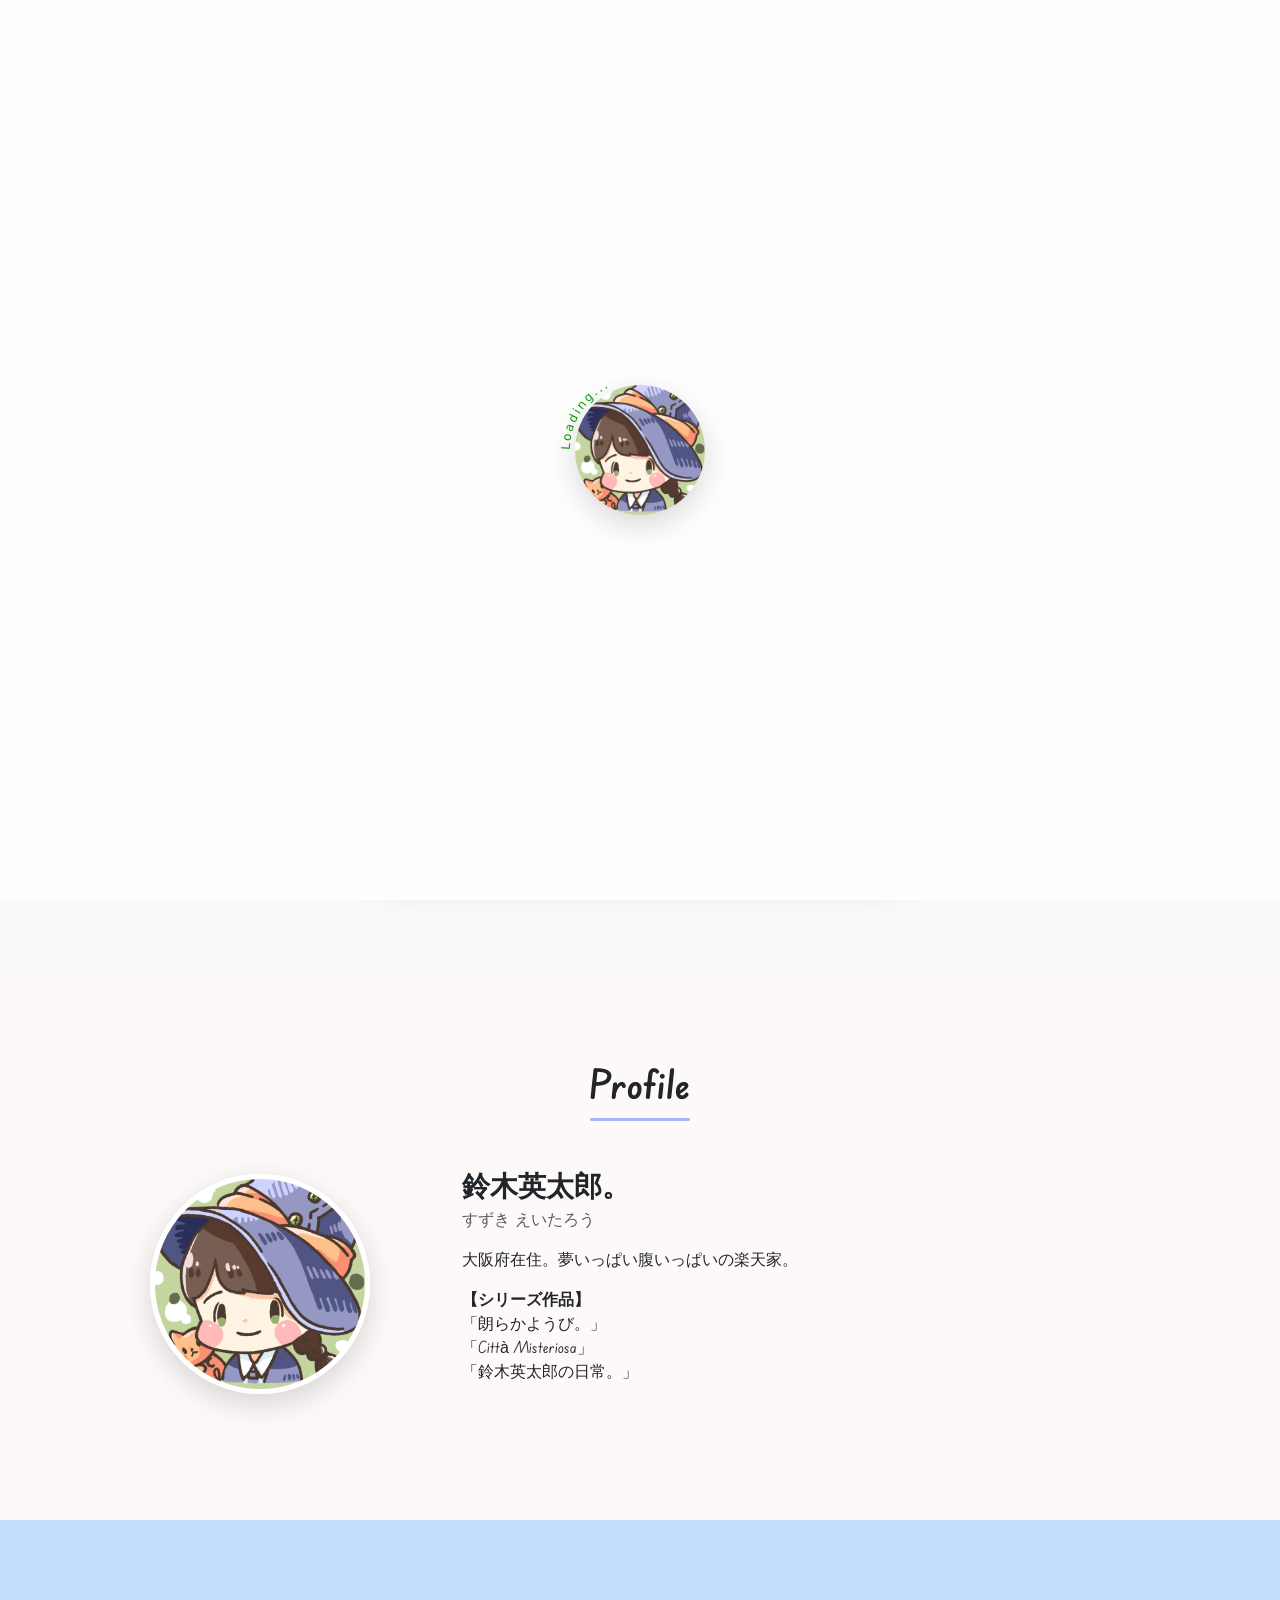
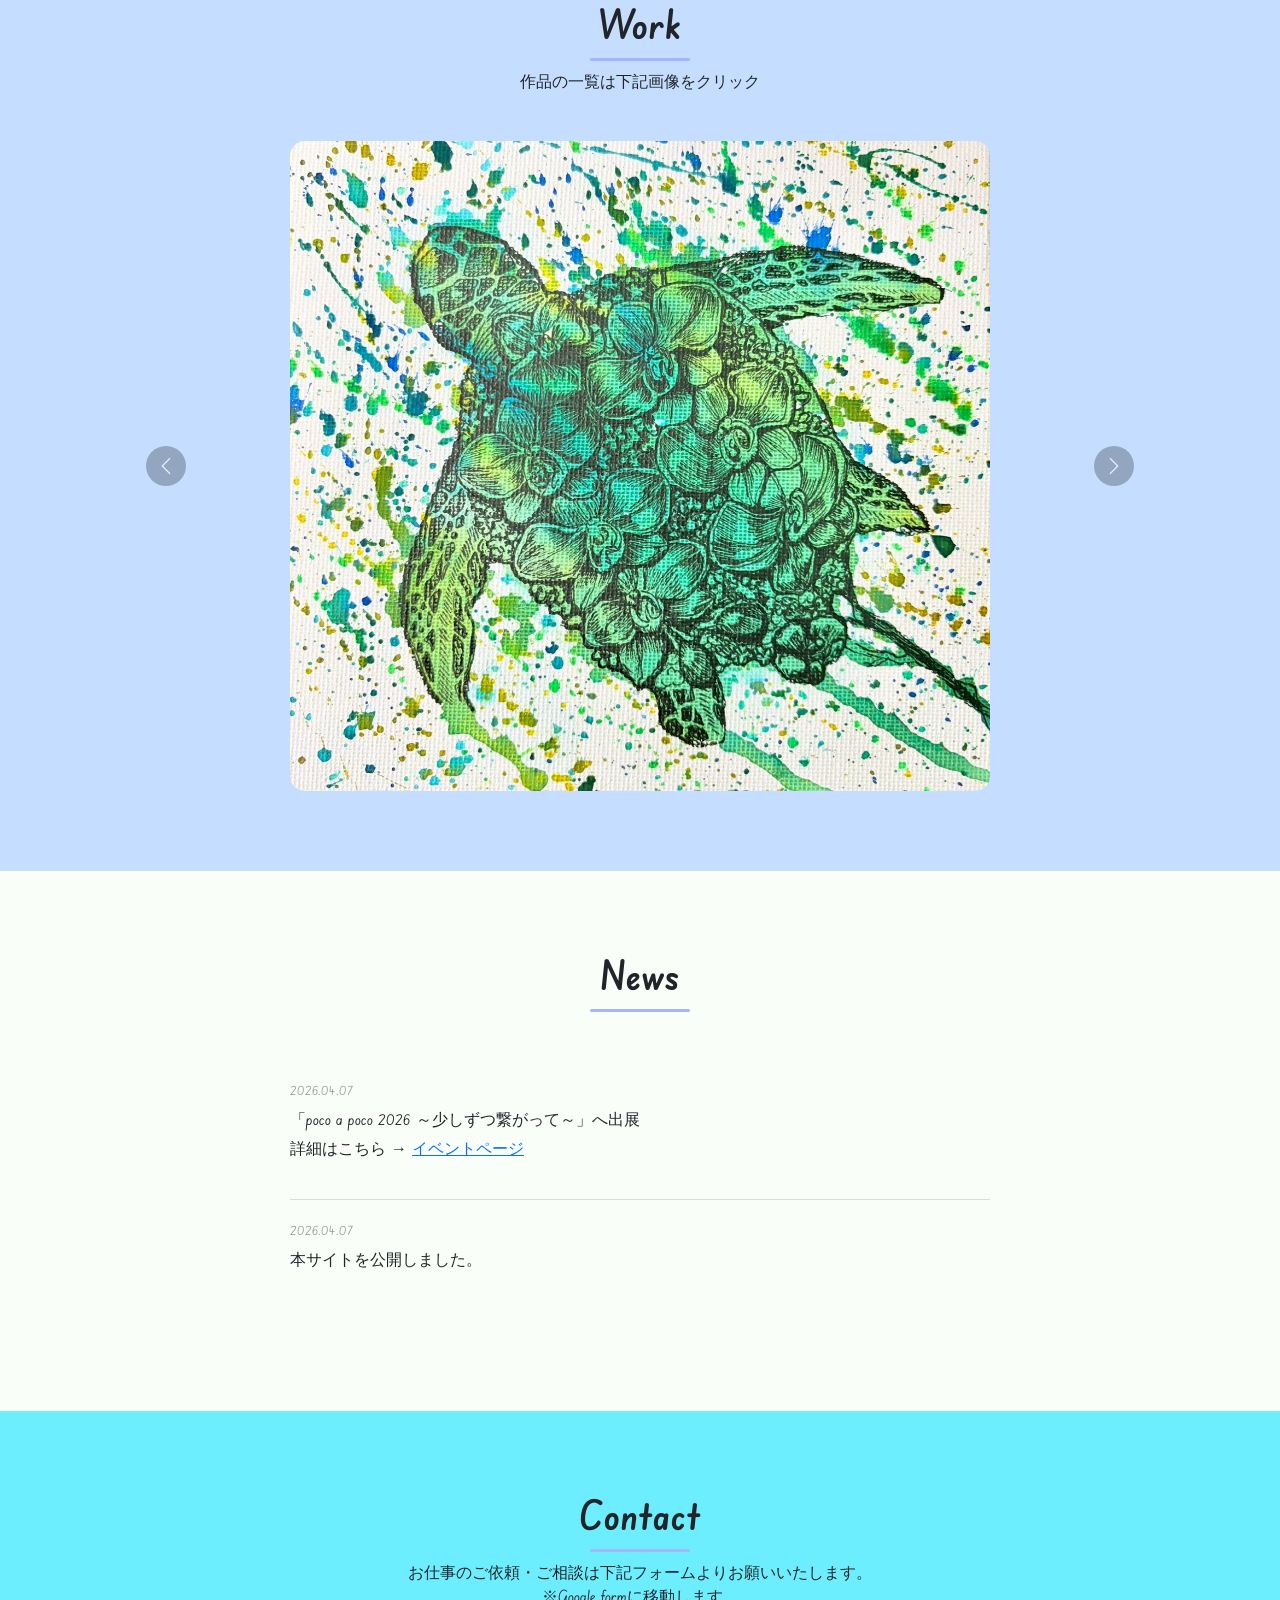
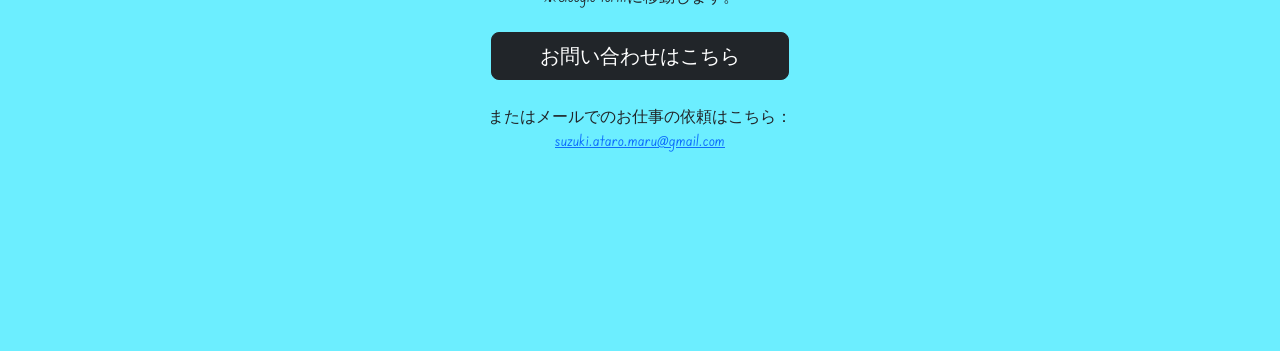
<file: index.html>
<!DOCTYPE html>
<html lang="ja">
<head>
  <meta charset="UTF-8">
  <meta name="viewport" content="width=device-width, initial-scale=1">
  <meta name="description" content="ポートフォリオサイト">
  <title>Suzuki Ataro site</title>
  <link rel="icon" type="image/png" href="image/favicon.png">
  <link href="https://cdn.jsdelivr.net/npm/bootstrap@5.3.8/dist/css/bootstrap.min.css" rel="stylesheet">
  <link href="https://fonts.googleapis.com/css2?family=Edu+SA+Beginner:wght@400;600&display=swap" rel="stylesheet">
  <link href="https://cdn.jsdelivr.net/npm/bootstrap-icons@1.11.3/font/bootstrap-icons.css" rel="stylesheet">
  <link href="loading.css" rel="stylesheet">
  <link href="main.css" rel="stylesheet">
  <link href="humbag.css" rel="stylesheet">
  <link href="backcolor.css" rel="stylesheet">
  <link href="banner.css" rel="stylesheet">
  <script async src="https://www.googletagmanager.com/gtag/js?id=G-0GG07GNK4Y"></script>
<script>
  window.dataLayer = window.dataLayer || [];
  function gtag(){dataLayer.push(arguments);}
  gtag('js', new Date());

  gtag('config', 'G-0GG07GNK4Y');
</script>
</head>

<body>
<div id="loading">
  <div class="loader-wrap">
    <svg class="loader-circle" viewBox="0 0 200 200">
      <defs>
        <path id="circlePath"
              d="M 100, 100
                 m -70, 0
                 a 70,70 0 1,1 140,0
                 a 70,70 0 1,1 -140,0"/>
      </defs>
      <text>
        <textPath href="#circlePath">Loading... </textPath>
      </text>
    </svg>

    <img src="image/S__6324230.jpg" class="loader-img">
  </div>
</div>

<nav class="navbar navbar-expand-lg bg-white shadow-sm fixed-top">
  <div class="container">
    <a class="navbar-brand fw-bold" href="#top"><img src="image/S__6324230.jpg" class="nav-icon"></a>

    <button class="navbar-toggler" type="button" data-bs-toggle="collapse" data-bs-target="#navbarNav">
      <span class="navbar-toggler-icon"></span>
    </button>

    <div class="collapse navbar-collapse" id="navbarNav">
      <ul class="navbar-nav ms-auto">
        <li class="nav-item"><a href="https://x.com/suzuki_Ataro" target="_blank" class="nav-link">
          <i class="bi bi-twitter-x"></i></a></li>
        <li class="nav-item"><a class="nav-link" href="#profile">Profile</a></li>
        <li class="nav-item"><a class="nav-link" href="#work">Work</a></li>
        <li class="nav-item"><a class="nav-link" href="#news">News</a></li>
        <li class="nav-item"><a class="nav-link" href="#contact">Contact</a></li>
      </ul>
    </div>
  </div>
</nav>

<!-- TOP -->
<section id="top" class="d-flex align-items-center text-center">
  <div class="container">
    <h1 class="display-4 fw-bold">Suzuki Ataro</h1>
    <p class="mb-4">illustrator</p>
    <img src="image/turtle.jpg" class="img-fluid mx-auto d-block" alt="トップ画像">
  </div>
</section>

<!-- PROFILE -->
<section id="profile" class="section-profile">
  <div class="container">
    <h1 class="text-center mb-5">Profile</h1>
    <div class="row align-items-center">
      <div class="col-md-4 text-center mb-4 mb-md-0">
        <img src="image/S__6324230.jpg" class="profile-img img-fluid">
      </div>
      <div class="col-md-8">
        <h3 class="mb-1">鈴木英太郎。</h3>
        <p class="text-muted">すずき えいたろう</p>
        </h3>
        <p>
          大阪府在住。夢いっぱい腹いっぱいの楽天家。<br>
        </p>
        <p class="mt-3">
          <strong>【シリーズ作品】</strong><br>
          「朗らかようび。」<br>
          「Città Misteriosa」<br>
          「鈴木英太郎の日常。」
        </p>
      </div>
    </div>
  </div>
</section>

<!-- WORK -->
<section id="work" class="section-work">
  <div class="container">
    <h1 class="text-center">Work</h1>
    <p class="text-center mb-5">作品の一覧は下記画像をクリック</p>

    <div id="carouselExample" class="carousel slide" data-bs-ride="carousel">
      <div class="carousel-inner">

        <div class="carousel-item active">
          <a href="works.html">
          <img src="image/turtle.jpg" class="img-fluid mx-auto d-block" alt="">
          </a>
        </div>

        <div class="carousel-item">
          <a href="works.html">
          <img src="image/hedgehog.jpg" class="img-fluid mx-auto d-block" alt="">
          </a>
        </div>

        <div class="carousel-item">
          <a href="works.html">
          <img src="image/snake.jpg" class="img-fluid mx-auto d-block" alt="">
          </a>
        </div>

        <div class="carousel-item">
          <a href="works.html">
          <img src="image/rabit.jpg" class="img-fluid mx-auto d-block" alt="">
          </a>
        </div>

      </div>

      <button class="carousel-control-prev" type="button" data-bs-target="#carouselExample" data-bs-slide="prev">
        <span class="carousel-control-prev-icon"></span>
      </button>

      <button class="carousel-control-next" type="button" data-bs-target="#carouselExample" data-bs-slide="next">
        <span class="carousel-control-next-icon"></span>
      </button>
    </div>

  </div>
</section>

<!-- NEWS -->
<section id="news" class="section-news">
  <div class="container">
    <h1 class="text-center mb-5">News</h1>
    <div class="news-list">

      <div class="news-item">
        <span class="news-date">2026.04.07</span>
        <p>「poco a poco 2026 ～少しずつ繋がって～」へ出展<br>
          詳細はこちら → 
          <a href="https://kansai.bunkaryoku.bunka.go.jp/#events/00001c0000000000000200000800f986" target="_blank">イベントページ</a>
      </div>

      <div class="news-item">
        <span class="news-date">2026.04.07</span>
        <p>本サイトを公開しました。</p>
      </div>

    </div>
  </div>
</section>

<!-- CONTACT -->
<section id="contact" class="section-contact">
  <div class="container text-center">
    <h1>Contact</h1>

    <p class="mb-4">
      お仕事のご依頼・ご相談は下記フォームよりお願いいたします。<br>
      ※Google formに移動します。
    </p>

    <a href="https://docs.google.com/forms/d/e/1FAIpQLSeQHspVqWK4-YMlB734NMfMOSZejiARTubT1NSU_LC4IjK_lw/viewform"
       target="_blank"
       class="btn btn-dark btn-lg px-5">
       お問い合わせはこちら
    </a>

        <p class="mt-4 contact-mail">
      またはメールでのお仕事の依頼はこちら：<br>
      <a href="mailto:suzuki.ataro.maru@gmail.com">suzuki.ataro.maru@gmail.com</a>
    </p>

  </div>
</section>

<!-- JS -->
<script src="https://cdn.jsdelivr.net/npm/bootstrap@5.3.8/dist/js/bootstrap.bundle.min.js"></script>
<script src="loading.js"></script>
</body>
</html>
</file>
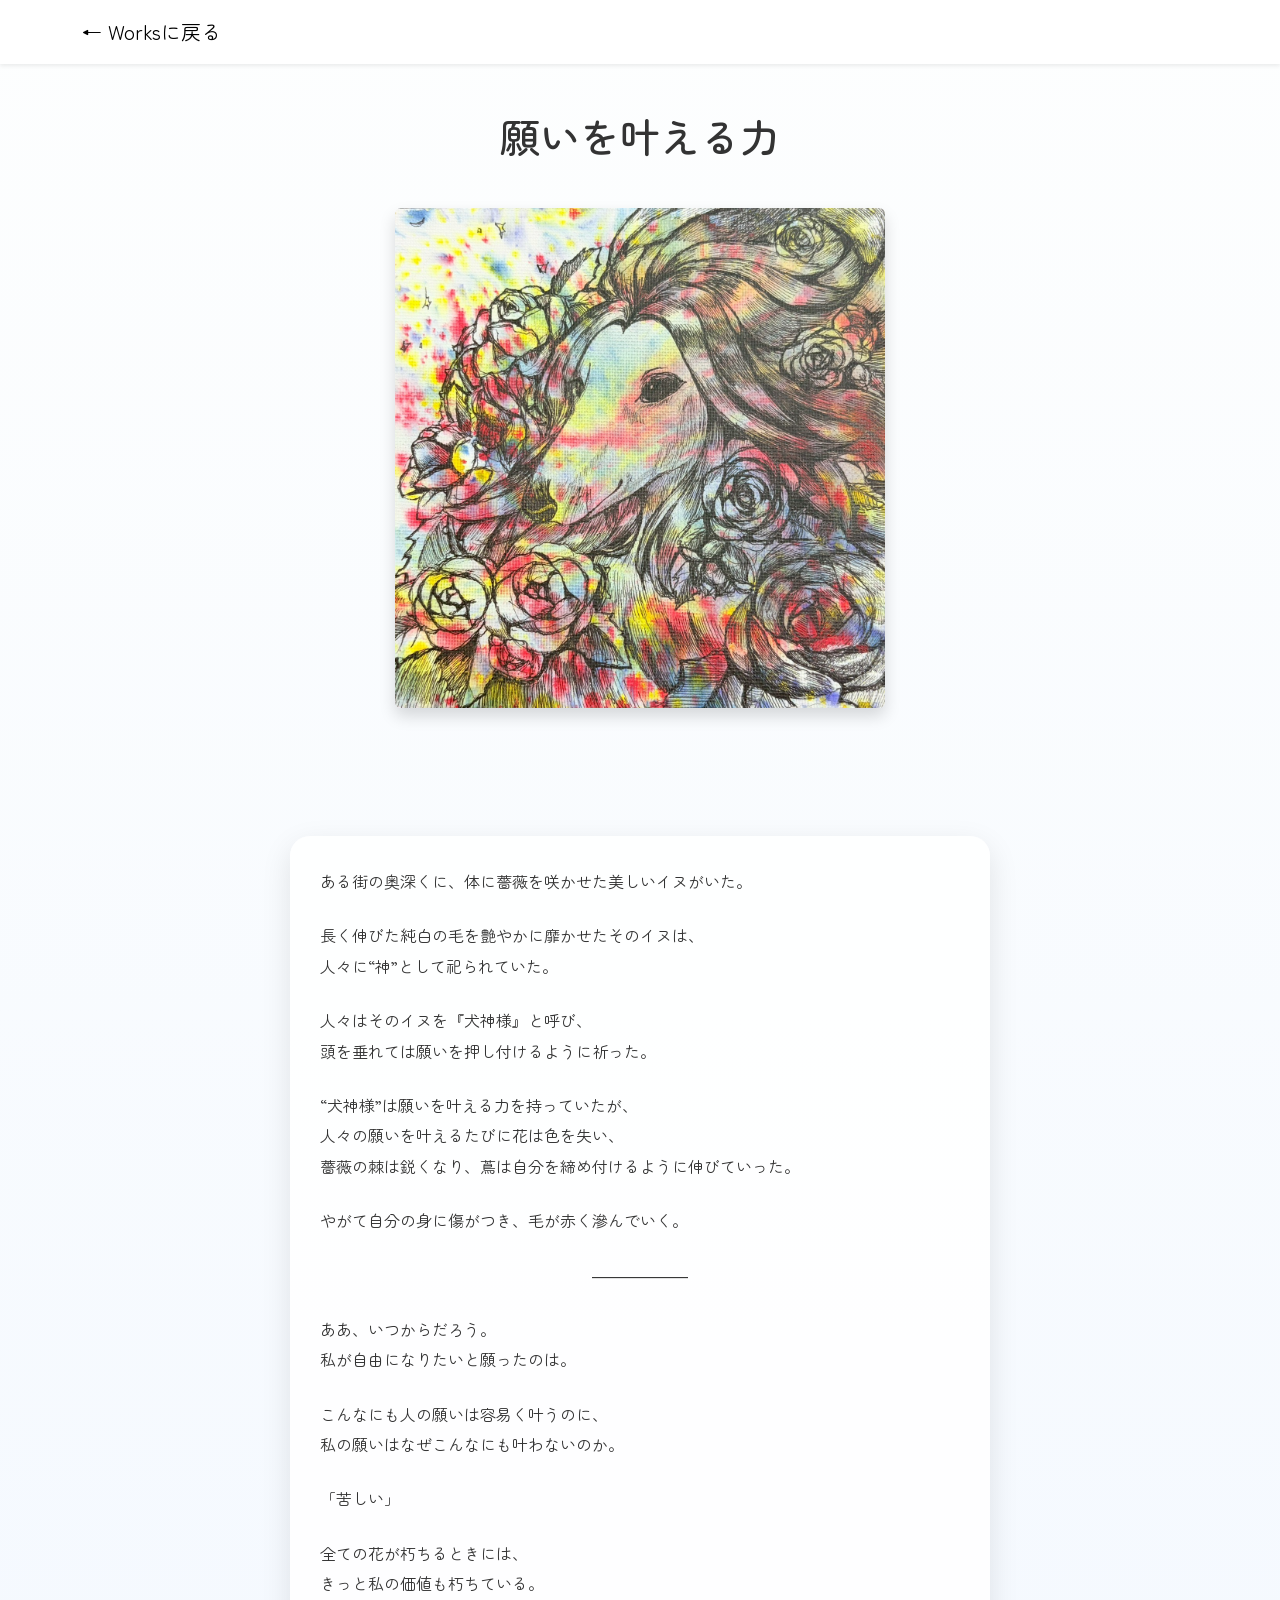
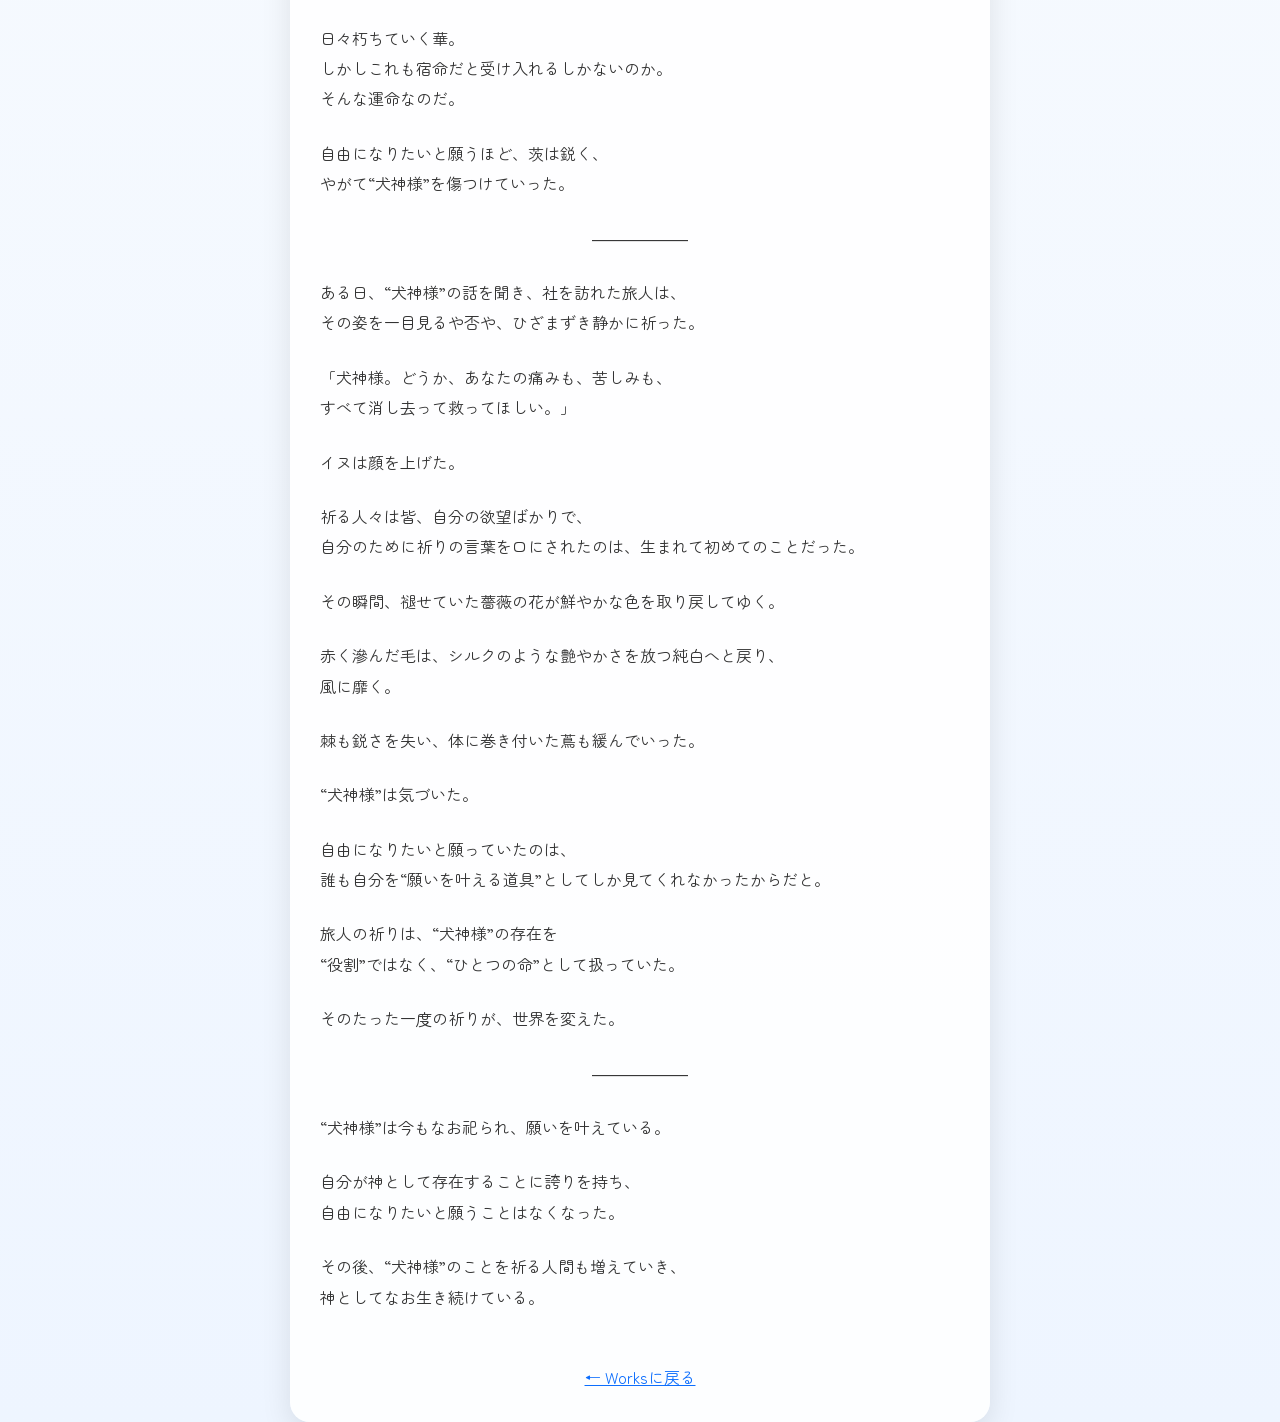
<file: afghanhound.html>
<!DOCTYPE html>
<html lang="ja">
<head>
  <meta charset="UTF-8">
  <meta name="viewport" content="width=device-width, initial-scale=1">
  <title>願いを叶える力</title>
  <link href="https://cdn.jsdelivr.net/npm/bootstrap@5.3.8/dist/css/bootstrap.min.css" rel="stylesheet">
  <link href="https://fonts.googleapis.com/css2?family=Zen+Maru+Gothic:wght@400;500&display=swap" rel="stylesheet">
  <link href="works-pages.css" rel="stylesheet">
</head>

<body>

<nav class="navbar navbar-light bg-white shadow-sm">
  <div class="container">
    <a href="works.html" class="navbar-brand">← Worksに戻る</a>
  </div>
</nav>

<section class="py-5">
  <div class="container text-center">

    <h1 class="mb-5">願いを叶える力</h1>

    <!-- 画像 -->
    <img src="image/afghanhound.jpg" class="img-fluid rounded shadow main-img">

  </div>
</section>

<!-- 物語 -->
<div class="story-box">

  <p>ある街の奥深くに、体に薔薇を咲かせた美しいイヌがいた。</p>

  <p>長く伸びた純白の毛を艶やかに靡かせたそのイヌは、<br>
  人々に“神”として祀られていた。</p>

  <p>人々はそのイヌを『犬神様』と呼び、<br>
  頭を垂れては願いを押し付けるように祈った。</p>

  <p>“犬神様”は願いを叶える力を持っていたが、<br>
  人々の願いを叶えるたびに花は色を失い、<br>
  薔薇の棘は鋭くなり、蔦は自分を締め付けるように伸びていった。</p>

  <p>やがて自分の身に傷がつき、毛が赤く滲んでいく。</p>

  <p class="center">――――――</p>

  <p>ああ、いつからだろう。<br>
  私が自由になりたいと願ったのは。</p>

  <p>こんなにも人の願いは容易く叶うのに、<br>
  私の願いはなぜこんなにも叶わないのか。</p>

  <p>「苦しい」</p>

  <p>全ての花が朽ちるときには、<br>
  きっと私の価値も朽ちている。</p>

  <p>日々朽ちていく華。<br>
  しかしこれも宿命だと受け入れるしかないのか。<br>
  そんな運命なのだ。</p>

  <p>自由になりたいと願うほど、茨は鋭く、<br>
  やがて“犬神様”を傷つけていった。</p>

  <p class="center">――――――</p>

  <p>ある日、“犬神様”の話を聞き、社を訪れた旅人は、<br>
  その姿を一目見るや否や、ひざまずき静かに祈った。</p>

  <p>「犬神様。どうか、あなたの痛みも、苦しみも、<br>
  すべて消し去って救ってほしい。」</p>

  <p>イヌは顔を上げた。</p>

  <p>祈る人々は皆、自分の欲望ばかりで、<br>
  自分のために祈りの言葉を口にされたのは、生まれて初めてのことだった。</p>

  <p>その瞬間、褪せていた薔薇の花が鮮やかな色を取り戻してゆく。</p>

  <p>赤く滲んだ毛は、シルクのような艶やかさを放つ純白へと戻り、<br>
  風に靡く。</p>

  <p>棘も鋭さを失い、体に巻き付いた蔦も緩んでいった。</p>

  <p>“犬神様”は気づいた。</p>

  <p>自由になりたいと願っていたのは、<br>
  誰も自分を“願いを叶える道具”としてしか見てくれなかったからだと。</p>

  <p>旅人の祈りは、“犬神様”の存在を<br>
  “役割”ではなく、“ひとつの命”として扱っていた。</p>

  <p>そのたった一度の祈りが、世界を変えた。</p>

  <p class="center">――――――</p>

  <p>“犬神様”は今もなお祀られ、願いを叶えている。</p>

  <p>自分が神として存在することに誇りを持ち、<br>
  自由になりたいと願うことはなくなった。</p>

  <p>その後、“犬神様”のことを祈る人間も増えていき、<br>
  神としてなお生き続けている。</p>

  <div class="back-btn">
    <a href="works.html">← Worksに戻る</a>
  </div>

</div>

<script src="https://cdn.jsdelivr.net/npm/bootstrap@5.3.8/dist/js/bootstrap.bundle.min.js"></script>

</body>
</html>
</file>
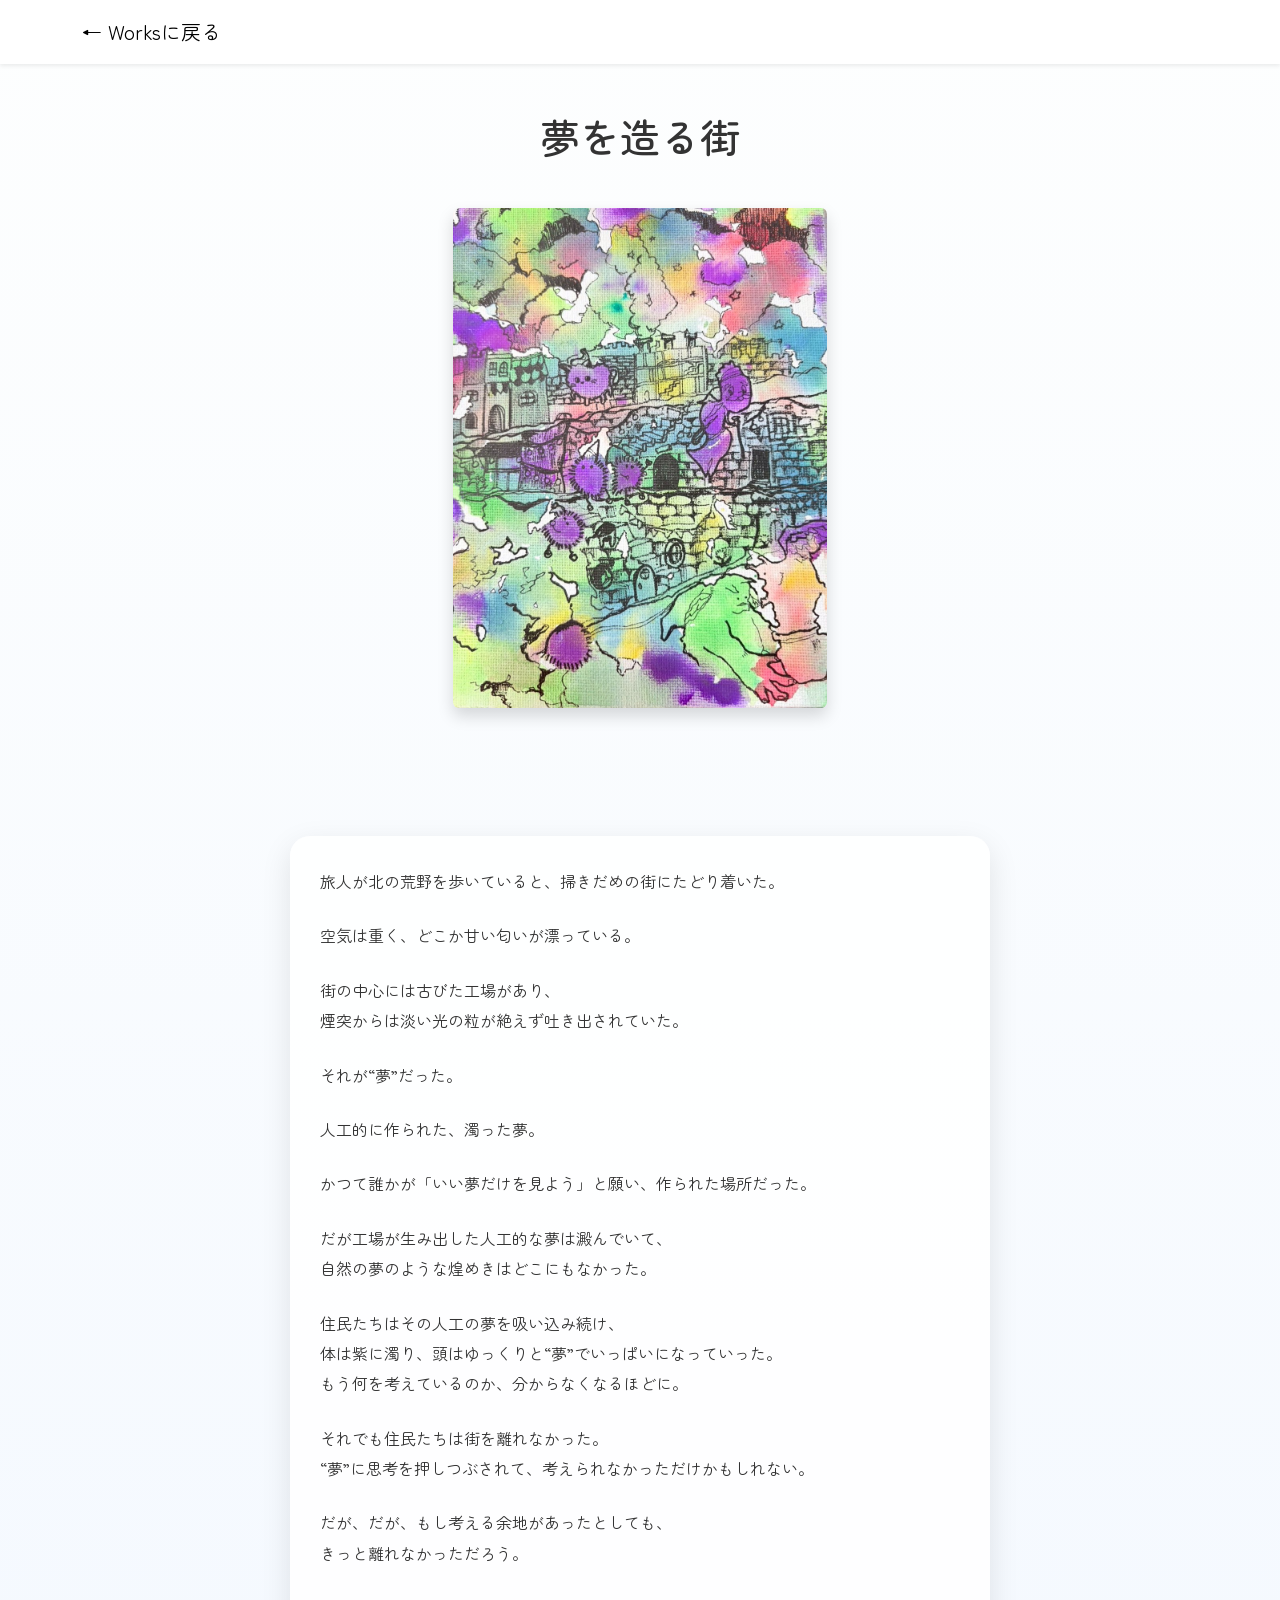
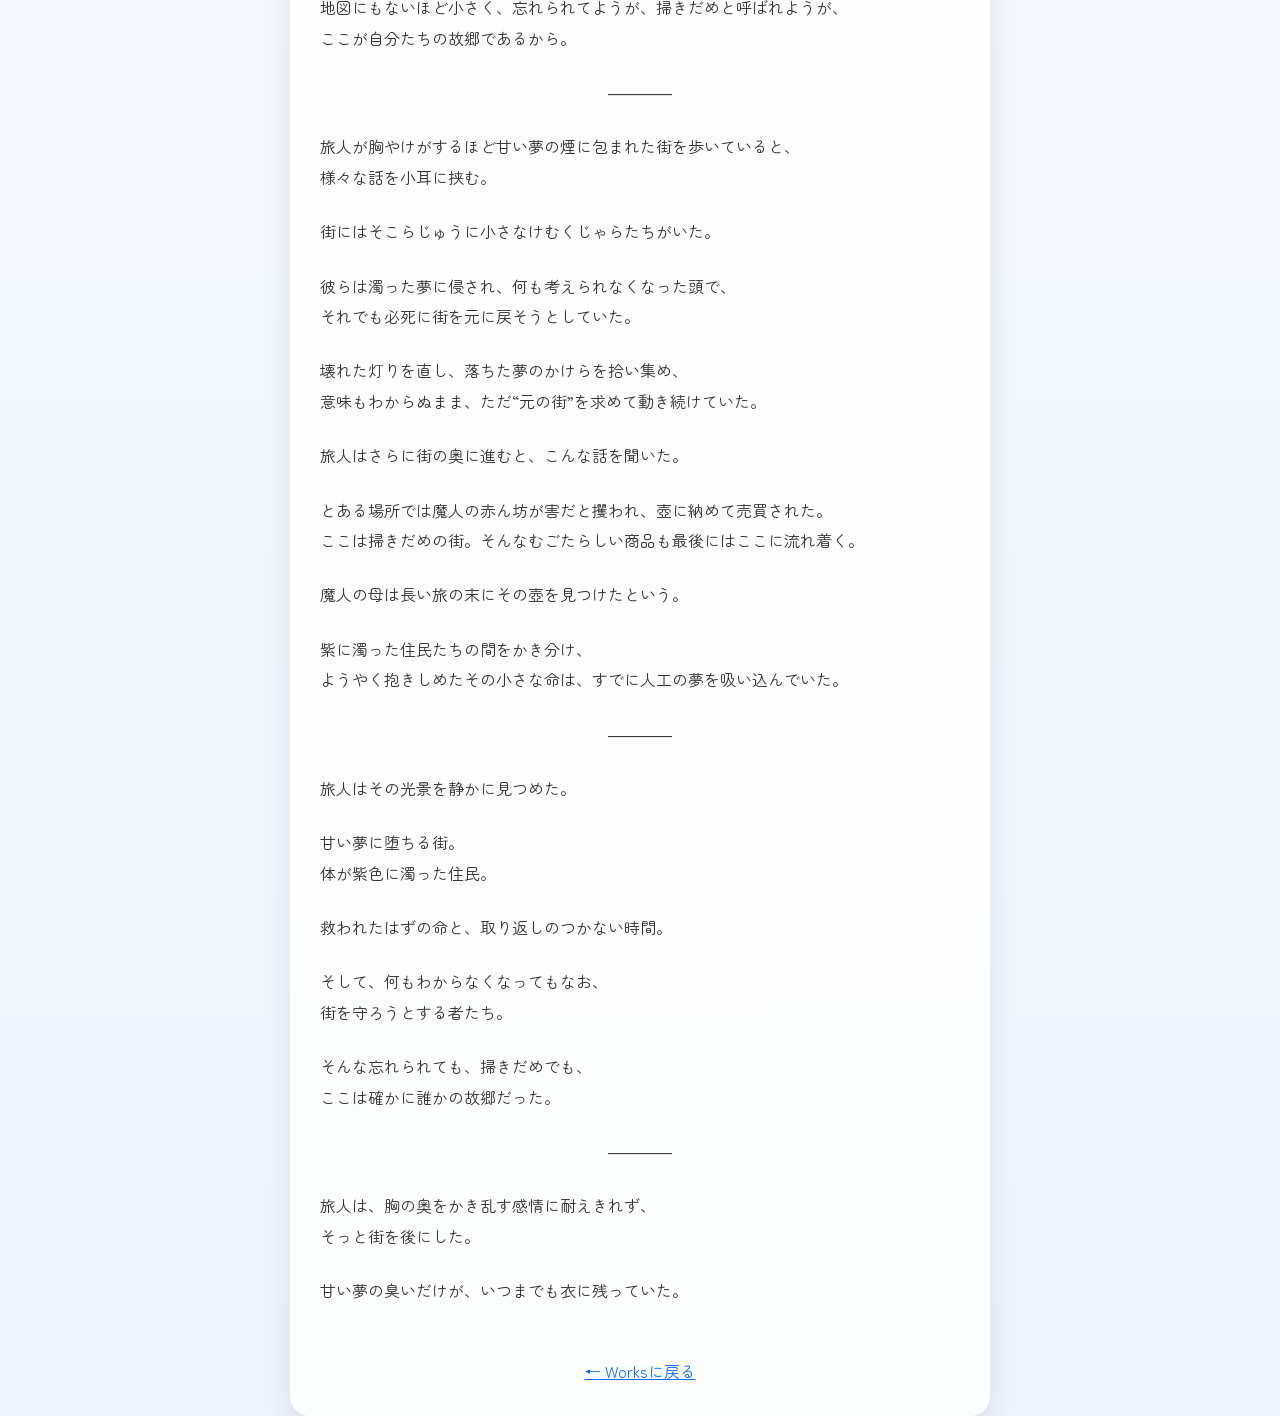
<file: city.html>
<!DOCTYPE html>
<html lang="ja">
<head>
  <meta charset="UTF-8">
  <meta name="viewport" content="width=device-width, initial-scale=1">
  <title>夢を造る街</title>
  <link href="https://cdn.jsdelivr.net/npm/bootstrap@5.3.8/dist/css/bootstrap.min.css" rel="stylesheet">
  <link href="https://fonts.googleapis.com/css2?family=Zen+Maru+Gothic:wght@400;500&display=swap" rel="stylesheet">
  <link href="works-pages.css" rel="stylesheet">
</head>

<body>

<nav class="navbar navbar-light bg-white shadow-sm">
  <div class="container">
    <a href="works.html" class="navbar-brand">← Worksに戻る</a>
  </div>
</nav>

<section class="py-5">
  <div class="container text-center">
    <h1 class="mb-5">夢を造る街</h1>
    <img src="image/city.jpg" class="img-fluid rounded shadow main-img">
  </div>
</section>

<!-- 物語 -->
<div class="story-box">

  <p>
    旅人が北の荒野を歩いていると、掃きだめの街にたどり着いた。
  </p>

  <p>
    空気は重く、どこか甘い匂いが漂っている。
  </p>

  <p>
    街の中心には古びた工場があり、<br>
    煙突からは淡い光の粒が絶えず吐き出されていた。
  </p>

  <p>それが“夢”だった。</p>

  <p>
    人工的に作られた、濁った夢。
  </p>

  <p>
    かつて誰かが「いい夢だけを見よう」と願い、作られた場所だった。
  </p>

  <p>
    だが工場が生み出した人工的な夢は澱んでいて、<br>
    自然の夢のような煌めきはどこにもなかった。
  </p>

  <p>
    住民たちはその人工の夢を吸い込み続け、<br>
    体は紫に濁り、頭はゆっくりと“夢”でいっぱいになっていった。<br>
    もう何を考えているのか、分からなくなるほどに。
  </p>

  <p>
    それでも住民たちは街を離れなかった。<br>
    “夢”に思考を押しつぶされて、考えられなかっただけかもしれない。
  </p>

  <p>
    だが、だが、もし考える余地があったとしても、<br>
    きっと離れなかっただろう。
  </p>

  <p>
    地図にもないほど小さく、忘れられてようが、掃きだめと呼ばれようが、<br>
    ここが自分たちの故郷であるから。
  </p>

  <p class="center">――――</p>

  <p>
    旅人が胸やけがするほど甘い夢の煙に包まれた街を歩いていると、<br>
    様々な話を小耳に挟む。
  </p>

  <p>
    街にはそこらじゅうに小さなけむくじゃらたちがいた。
  </p>

  <p>
    彼らは濁った夢に侵され、何も考えられなくなった頭で、<br>
    それでも必死に街を元に戻そうとしていた。
  </p>

  <p>
    壊れた灯りを直し、落ちた夢のかけらを拾い集め、<br>
    意味もわからぬまま、ただ“元の街”を求めて動き続けていた。
  </p>

  <p>
    旅人はさらに街の奥に進むと、こんな話を聞いた。
  </p>

  <p>
    とある場所では魔人の赤ん坊が害だと攫われ、壺に納めて売買された。<br>
    ここは掃きだめの街。そんなむごたらしい商品も最後にはここに流れ着く。
  </p>

  <p>
    魔人の母は長い旅の末にその壺を見つけたという。
  </p>

  <p>
    紫に濁った住民たちの間をかき分け、<br>
    ようやく抱きしめたその小さな命は、すでに人工の夢を吸い込んでいた。
  </p>

  <p class="center">――――</p>

  <p>
    旅人はその光景を静かに見つめた。
  </p>

  <p>
    甘い夢に堕ちる街。<br>
    体が紫色に濁った住民。
  </p>

  <p>
    救われたはずの命と、取り返しのつかない時間。
  </p>

  <p>
    そして、何もわからなくなってもなお、<br>
    街を守ろうとする者たち。
  </p>

  <p>
    そんな忘れられても、掃きだめでも、<br>
    ここは確かに誰かの故郷だった。
  </p>

  <p class="center">――――</p>

  <p>
    旅人は、胸の奥をかき乱す感情に耐えきれず、<br>
    そっと街を後にした。
  </p>

  <p>
    甘い夢の臭いだけが、いつまでも衣に残っていた。
  </p>

  <div class="back-btn">
    <a href="works.html">← Worksに戻る</a>
  </div>

</div>

<script src="https://cdn.jsdelivr.net/npm/bootstrap@5.3.8/dist/js/bootstrap.bundle.min.js"></script>

</body>
</html>
</file>
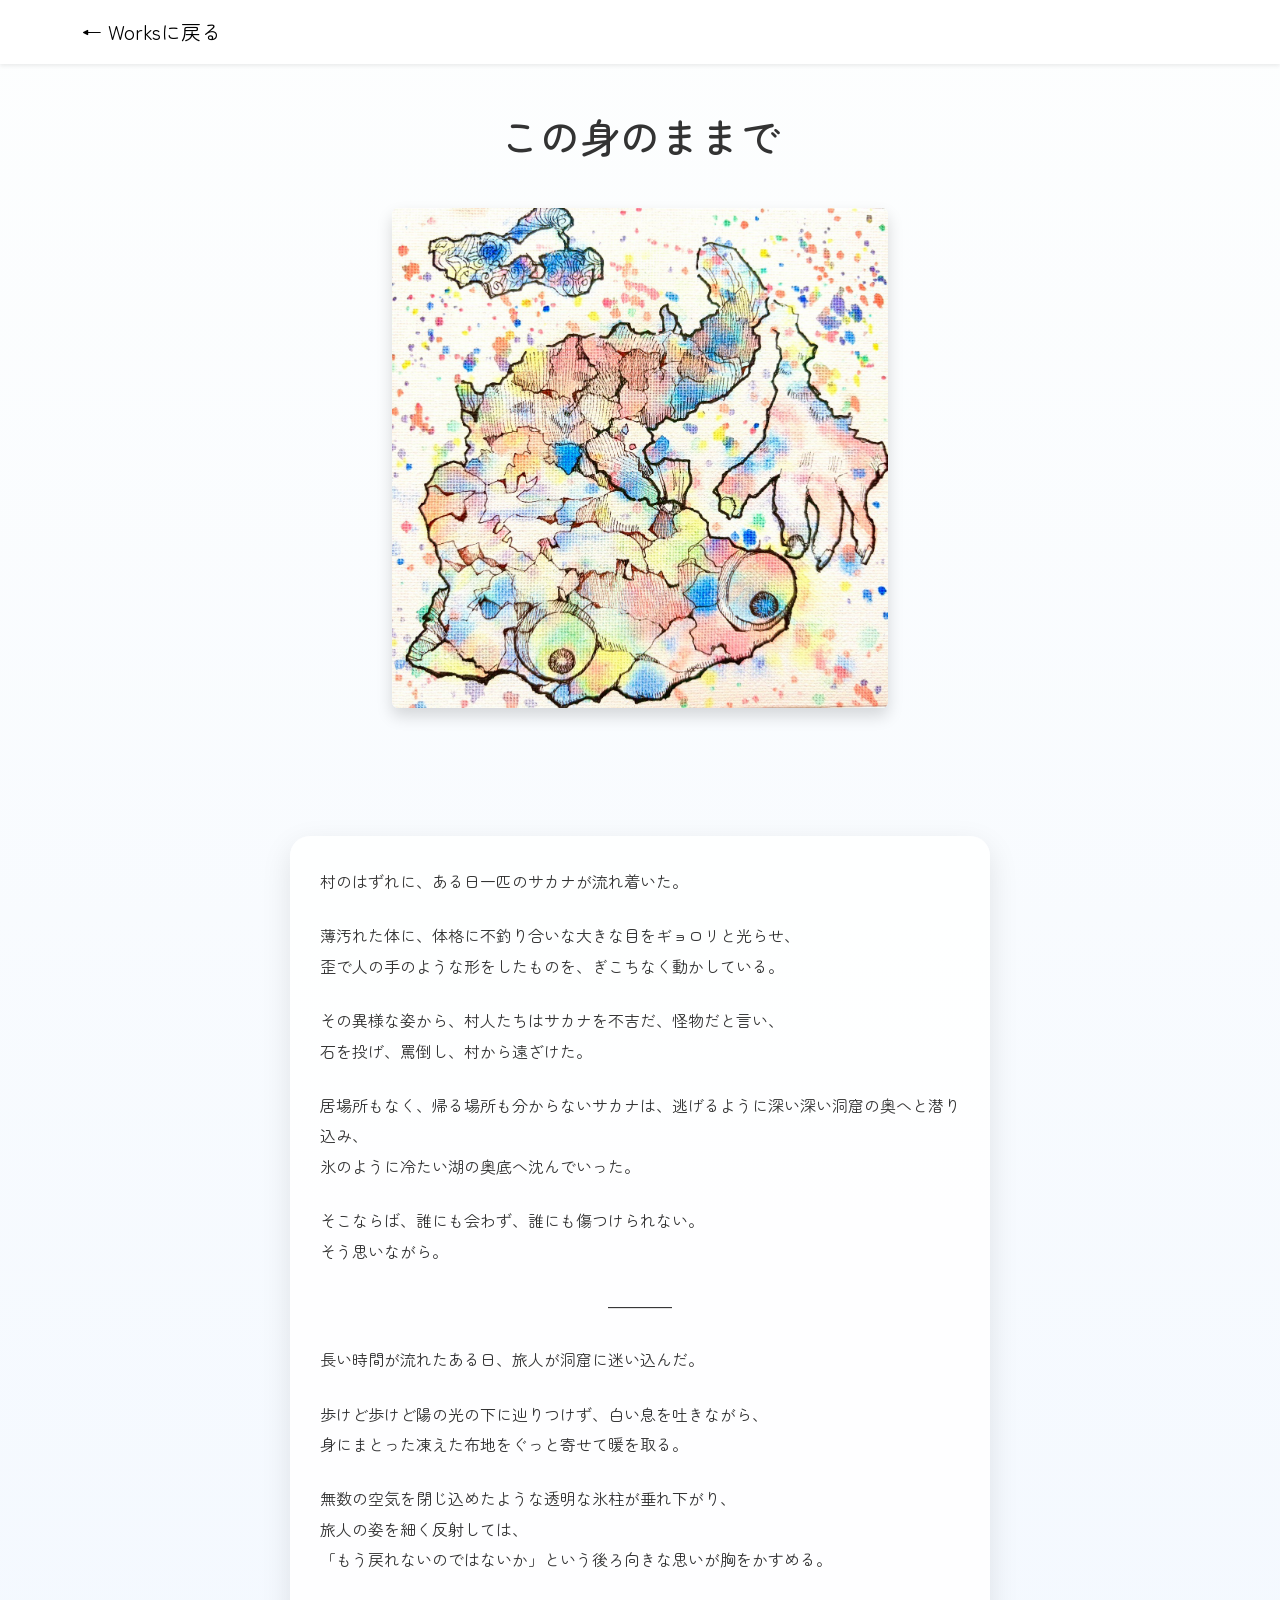
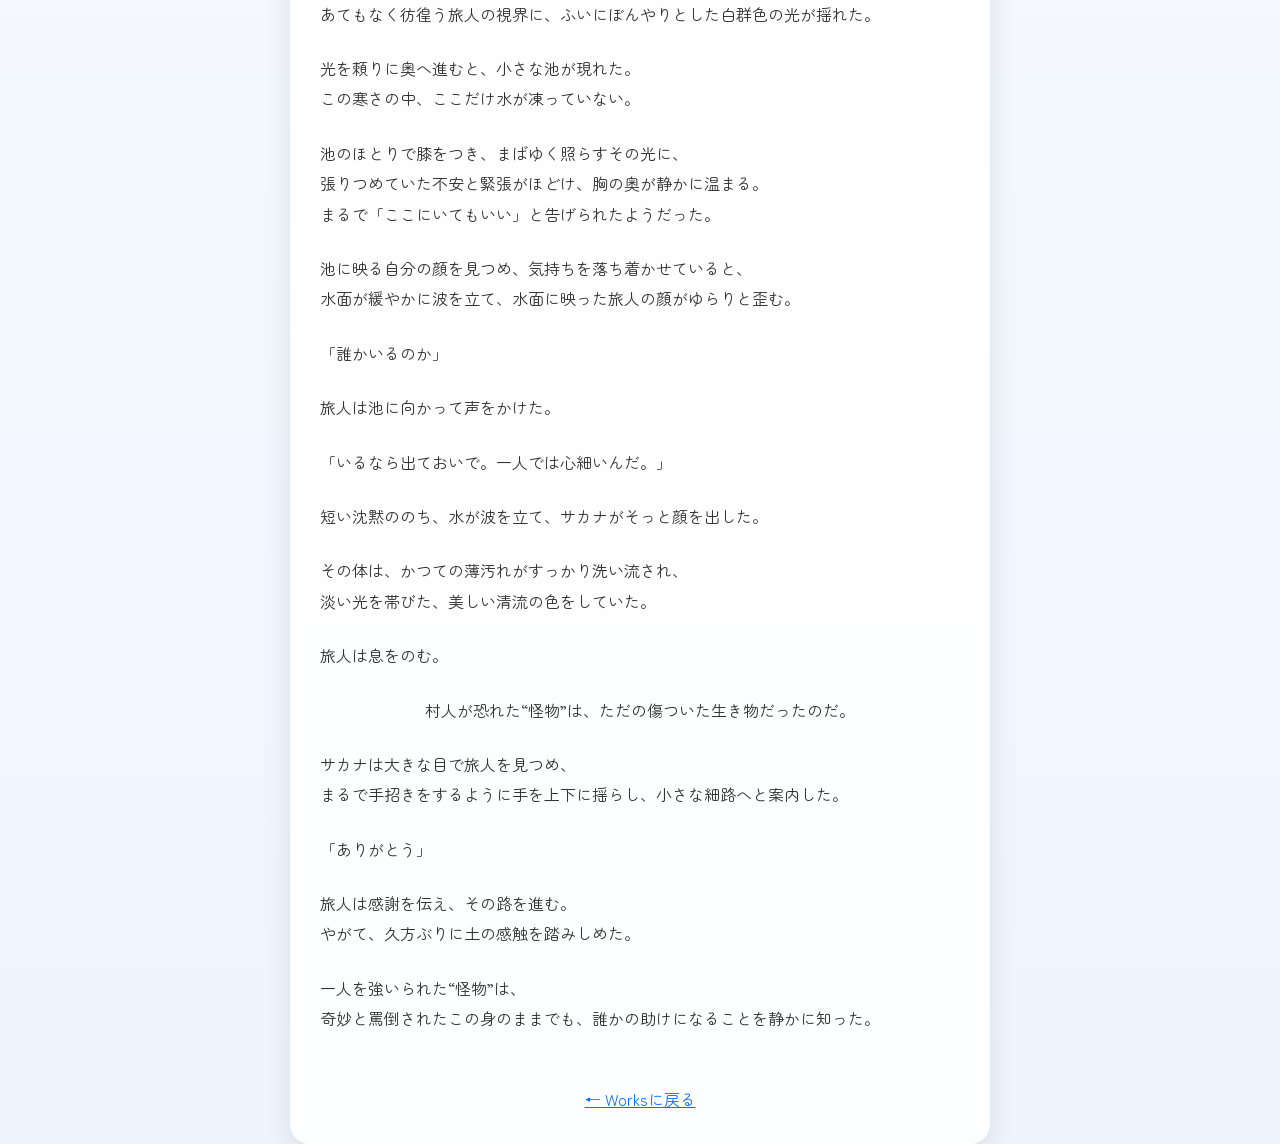
<file: fish.html>
<!DOCTYPE html>
<html lang="ja">
<head>
  <meta charset="UTF-8">
  <meta name="viewport" content="width=device-width, initial-scale=1">
  <title>この身のままで</title>
  <link href="https://cdn.jsdelivr.net/npm/bootstrap@5.3.8/dist/css/bootstrap.min.css" rel="stylesheet">
  <link href="https://fonts.googleapis.com/css2?family=Zen+Maru+Gothic:wght@400;500&display=swap" rel="stylesheet">
  <link href="works-pages.css" rel="stylesheet">
</head>

<body>

<nav class="navbar navbar-light bg-white shadow-sm">
  <div class="container">
    <a href="works.html" class="navbar-brand">← Worksに戻る</a>
  </div>
</nav>

<section class="py-5">
  <div class="container text-center">

    <h1 class="mb-5">この身のままで</h1>

    <!-- 画像 -->
    <img src="image/fish.jpg" class="img-fluid rounded shadow main-img">

  </div>
</section>

<!-- 物語 -->
<div class="story-box">

  <p>村のはずれに、ある日一匹のサカナが流れ着いた。</p>

  <p>薄汚れた体に、体格に不釣り合いな大きな目をギョロリと光らせ、<br>
  歪で人の手のような形をしたものを、ぎこちなく動かしている。</p>

  <p>その異様な姿から、村人たちはサカナを不吉だ、怪物だと言い、<br>
  石を投げ、罵倒し、村から遠ざけた。</p>

  <p>居場所もなく、帰る場所も分からないサカナは、逃げるように深い深い洞窟の奥へと潜り込み、<br>
  氷のように冷たい湖の奥底へ沈んでいった。</p>

  <p>そこならば、誰にも会わず、誰にも傷つけられない。<br>
  そう思いながら。</p>

  <p class="center">――――</p>

  <p>長い時間が流れたある日、旅人が洞窟に迷い込んだ。</p>

  <p>歩けど歩けど陽の光の下に辿りつけず、白い息を吐きながら、<br>
  身にまとった凍えた布地をぐっと寄せて暖を取る。</p>

  <p>無数の空気を閉じ込めたような透明な氷柱が垂れ下がり、<br>
  旅人の姿を細く反射しては、<br>
  「もう戻れないのではないか」という後ろ向きな思いが胸をかすめる。</p>

  <p>あてもなく彷徨う旅人の視界に、ふいにぼんやりとした白群色の光が揺れた。</p>

  <p>光を頼りに奥へ進むと、小さな池が現れた。<br>
  この寒さの中、ここだけ水が凍っていない。</p>

  <p>池のほとりで膝をつき、まばゆく照らすその光に、<br>
  張りつめていた不安と緊張がほどけ、胸の奥が静かに温まる。<br>
  まるで「ここにいてもいい」と告げられたようだった。</p>

  <p>池に映る自分の顔を見つめ、気持ちを落ち着かせていると、<br>
  水面が緩やかに波を立て、水面に映った旅人の顔がゆらりと歪む。</p>

  <p>「誰かいるのか」</p>

  <p>旅人は池に向かって声をかけた。</p>

  <p>「いるなら出ておいで。一人では心細いんだ。」</p>

  <p>短い沈黙ののち、水が波を立て、サカナがそっと顔を出した。</p>

  <p>その体は、かつての薄汚れがすっかり洗い流され、<br>
  淡い光を帯びた、美しい清流の色をしていた。</p>

  <p>旅人は息をのむ。</p>

  <p class="center">村人が恐れた“怪物”は、ただの傷ついた生き物だったのだ。</p>

  <p>サカナは大きな目で旅人を見つめ、<br>
  まるで手招きをするように手を上下に揺らし、小さな細路へと案内した。</p>

  <p>「ありがとう」</p>

  <p>旅人は感謝を伝え、その路を進む。<br>
  やがて、久方ぶりに土の感触を踏みしめた。</p>

  <p>一人を強いられた“怪物”は、<br>
  奇妙と罵倒されたこの身のままでも、誰かの助けになることを静かに知った。</p>

  <div class="back-btn">
    <a href="works.html">← Worksに戻る</a>
  </div>

</div>

<script src="https://cdn.jsdelivr.net/npm/bootstrap@5.3.8/dist/js/bootstrap.bundle.min.js"></script>

</body>
</html>
</file>
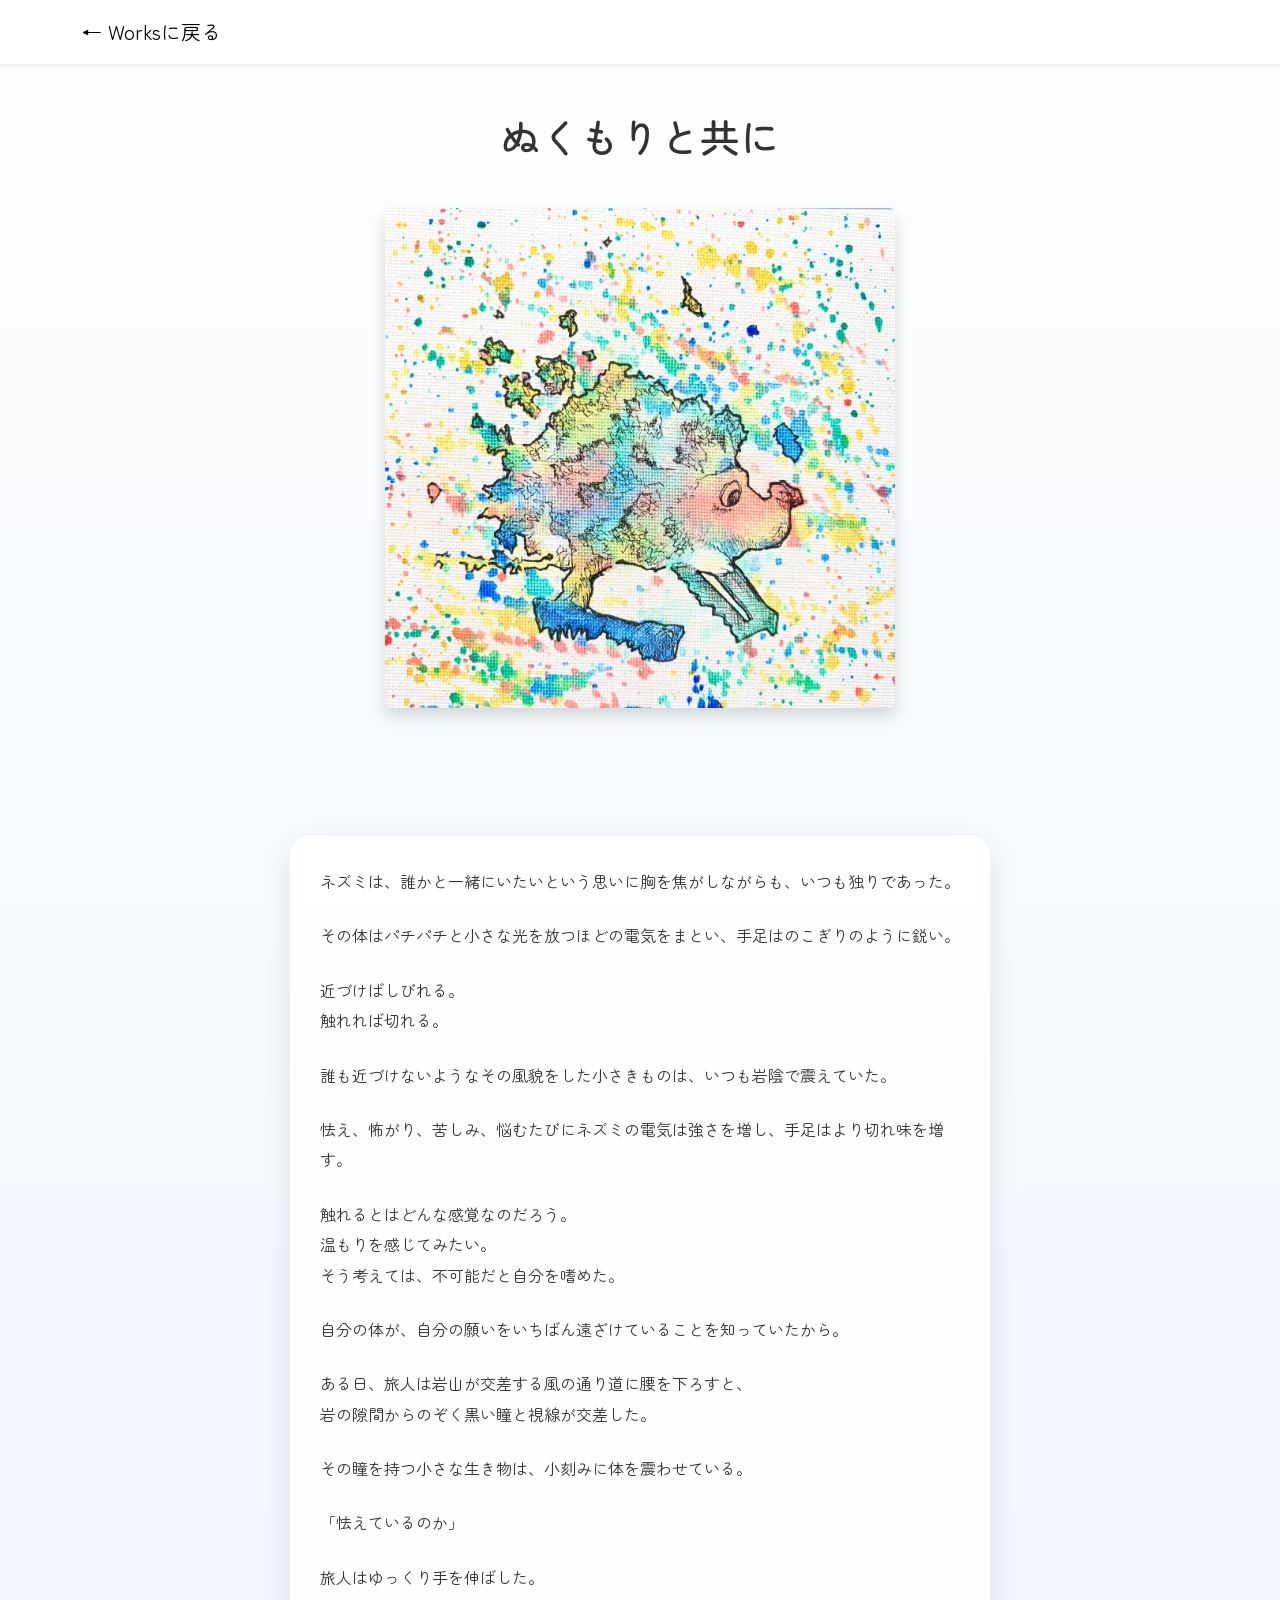
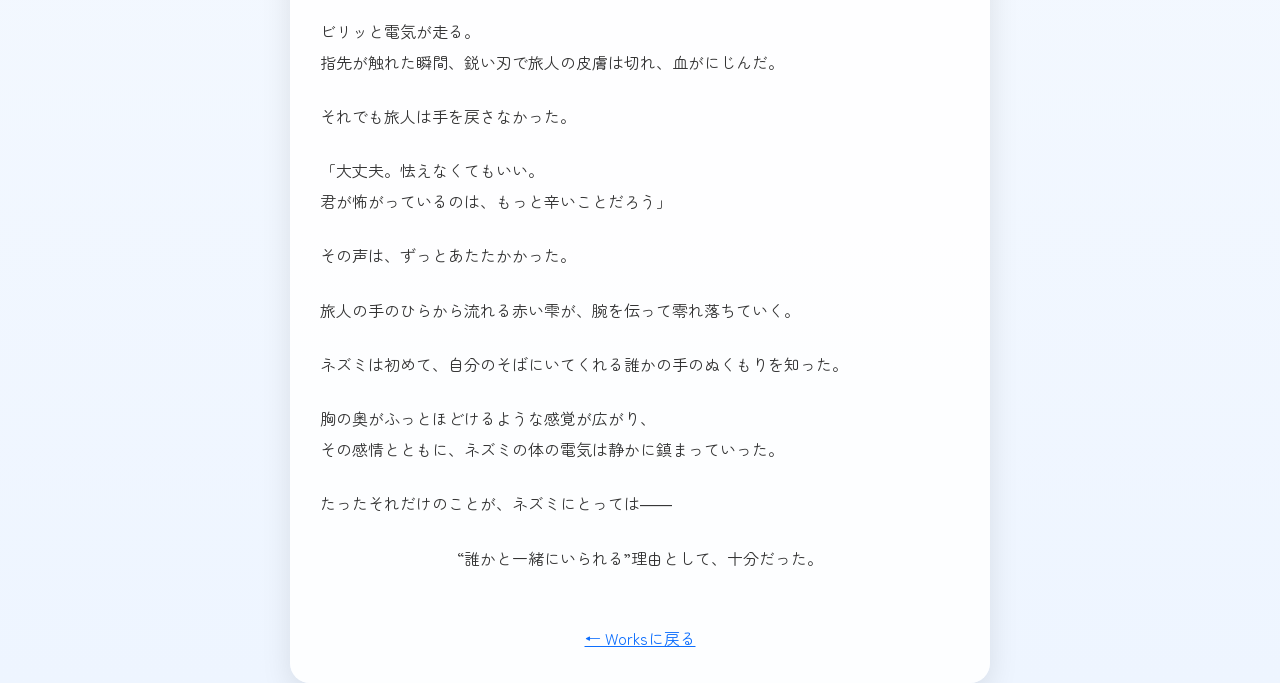
<file: hedgehog.html>
<!DOCTYPE html>
<html lang="ja">
<head>
  <meta charset="UTF-8">
  <meta name="viewport" content="width=device-width, initial-scale=1">
  <title>ぬくもりと共に</title>
  <link href="https://cdn.jsdelivr.net/npm/bootstrap@5.3.8/dist/css/bootstrap.min.css" rel="stylesheet">
  <link href="https://fonts.googleapis.com/css2?family=Zen+Maru+Gothic:wght@400;500&display=swap" rel="stylesheet">
  <link href="works-pages.css" rel="stylesheet">
</head>

<body>

<nav class="navbar navbar-light bg-white shadow-sm">
  <div class="container">
    <a href="works.html" class="navbar-brand">← Worksに戻る</a>
  </div>
</nav>

<section class="py-5">
  <div class="container text-center">

    <h1 class="mb-5">ぬくもりと共に</h1>

    <!-- 画像 -->
    <img src="image/hedgehog.jpg" class="img-fluid rounded shadow main-img">

  </div>
</section>

<!-- 物語 -->
<div class="story-box">

  <p>ネズミは、誰かと一緒にいたいという思いに胸を焦がしながらも、いつも独りであった。</p>

  <p>その体はパチパチと小さな光を放つほどの電気をまとい、手足はのこぎりのように鋭い。</p>

  <p>近づけばしびれる。<br>
  触れれば切れる。</p>

  <p>誰も近づけないようなその風貌をした小さきものは、いつも岩陰で震えていた。</p>

  <p>怯え、怖がり、苦しみ、悩むたびにネズミの電気は強さを増し、手足はより切れ味を増す。</p>

  <p>触れるとはどんな感覚なのだろう。<br>
  温もりを感じてみたい。<br>
  そう考えては、不可能だと自分を嗜めた。</p>

  <p>自分の体が、自分の願いをいちばん遠ざけていることを知っていたから。</p>

  <p>ある日、旅人は岩山が交差する風の通り道に腰を下ろすと、<br>
  岩の隙間からのぞく黒い瞳と視線が交差した。</p>

  <p>その瞳を持つ小さな生き物は、小刻みに体を震わせている。</p>

  <p>「怯えているのか」</p>

  <p>旅人はゆっくり手を伸ばした。</p>

  <p>ビリッと電気が走る。<br>
  指先が触れた瞬間、鋭い刃で旅人の皮膚は切れ、血がにじんだ。</p>

  <p>それでも旅人は手を戻さなかった。</p>

  <p>「大丈夫。怯えなくてもいい。<br>
  君が怖がっているのは、もっと辛いことだろう」</p>

  <p>その声は、ずっとあたたかかった。</p>

  <p>旅人の手のひらから流れる赤い雫が、腕を伝って零れ落ちていく。</p>

  <p>ネズミは初めて、自分のそばにいてくれる誰かの手のぬくもりを知った。</p>

  <p>胸の奥がふっとほどけるような感覚が広がり、<br>
  その感情とともに、ネズミの体の電気は静かに鎮まっていった。</p>

  <p>たったそれだけのことが、ネズミにとっては――</p>

  <p class="center">“誰かと一緒にいられる”理由として、十分だった。</p>

  <div class="back-btn">
    <a href="works.html">← Worksに戻る</a>
  </div>

</div>

<script src="https://cdn.jsdelivr.net/npm/bootstrap@5.3.8/dist/js/bootstrap.bundle.min.js"></script>

</body>
</html>
</file>
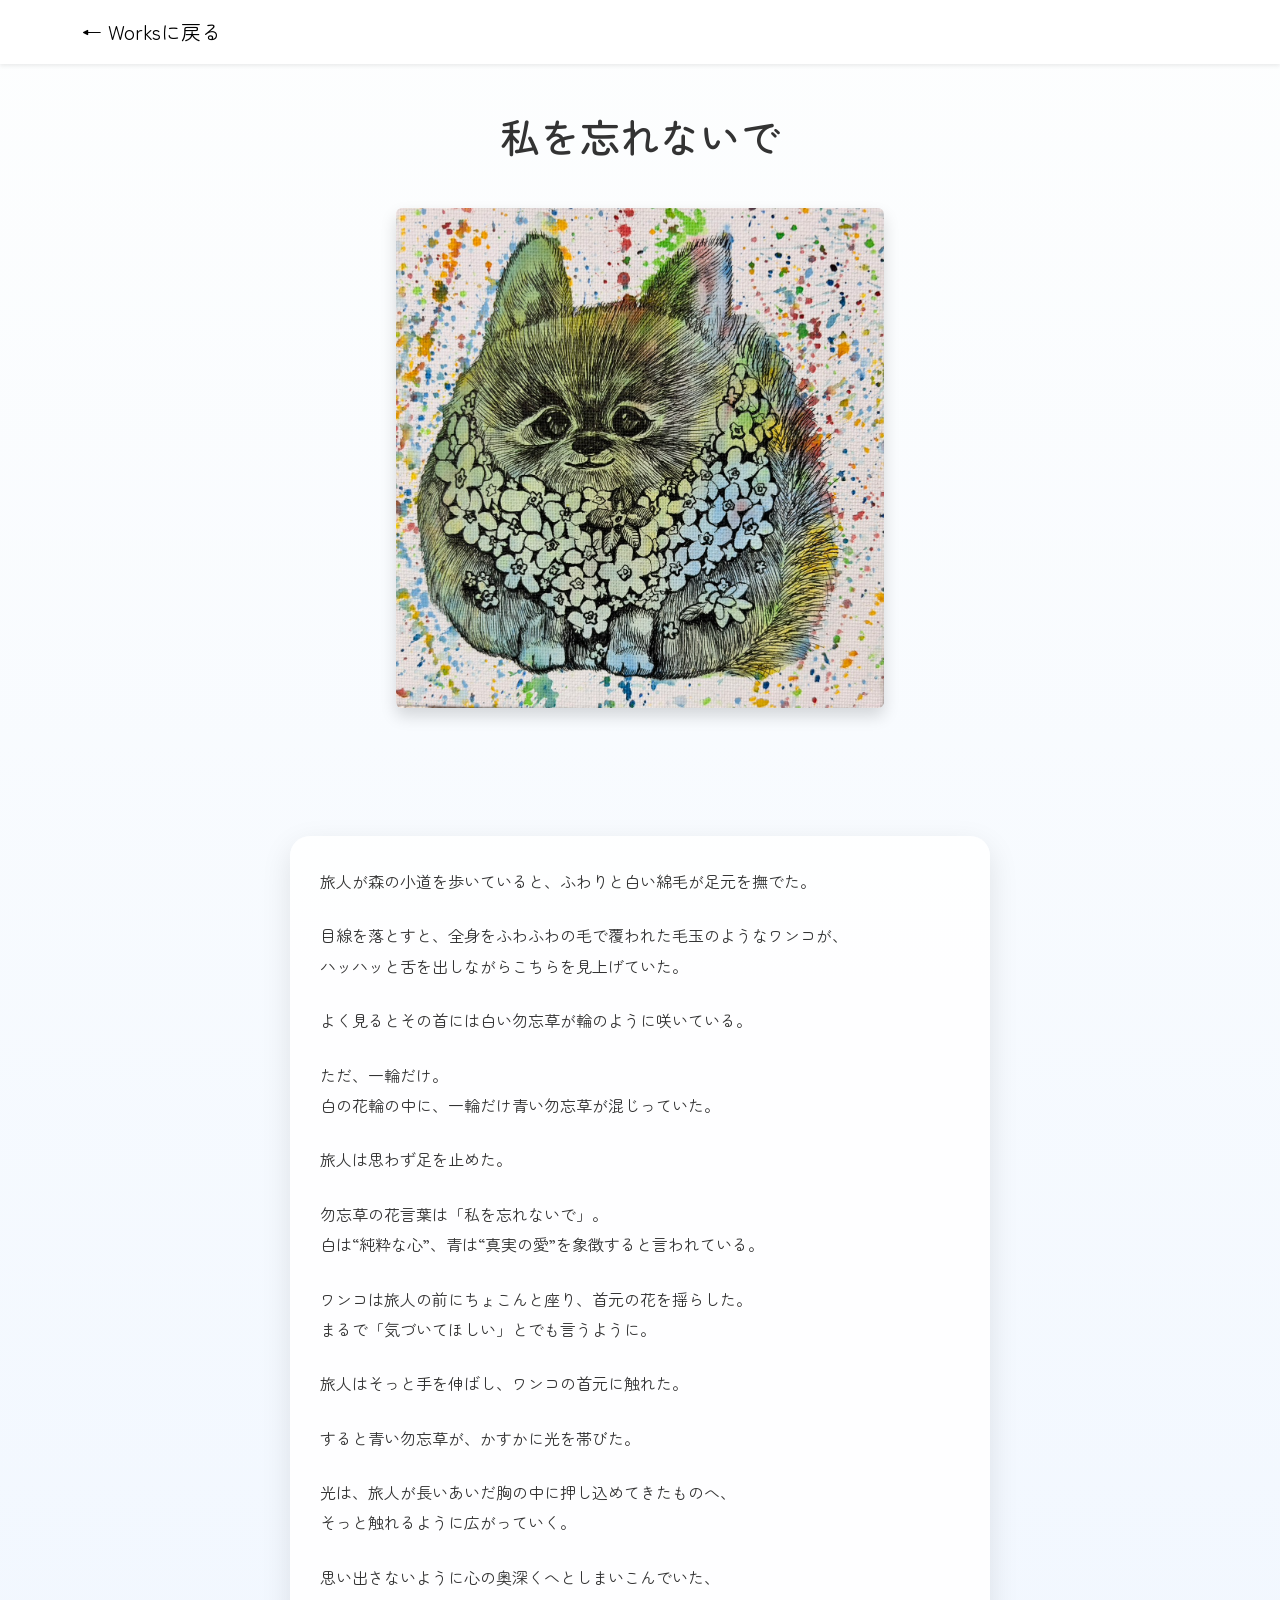
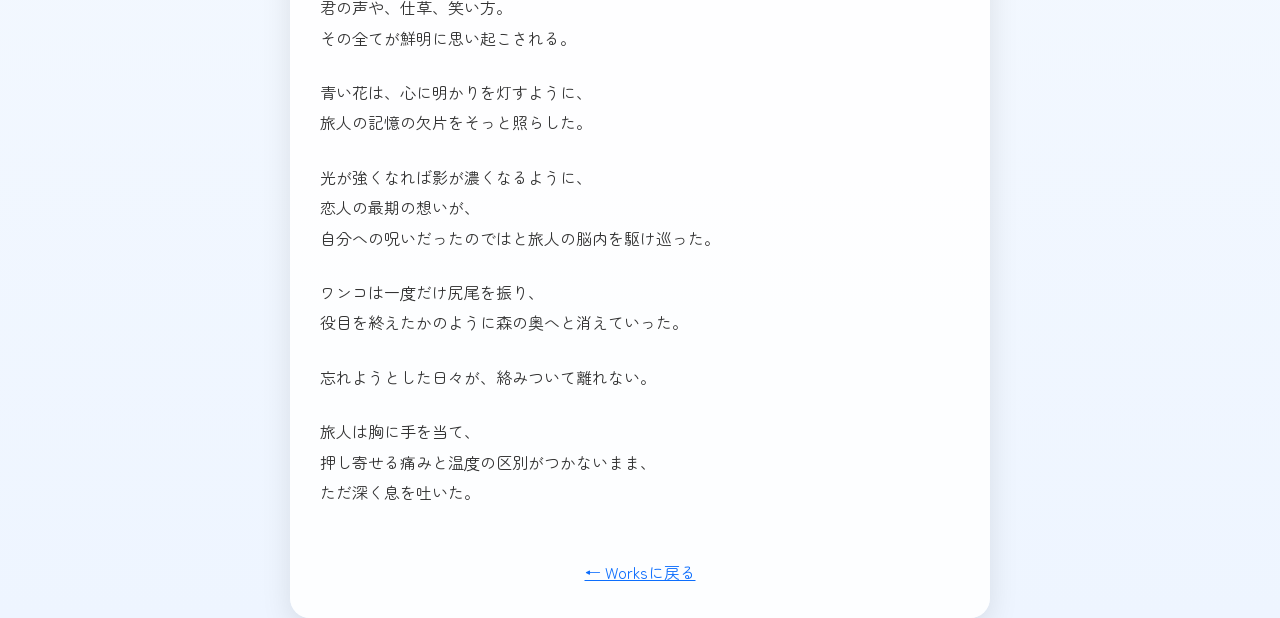
<file: pomeranian.html>
<!DOCTYPE html>
<html lang="ja">
<head>
  <meta charset="UTF-8">
  <meta name="viewport" content="width=device-width, initial-scale=1">
  <title>私を忘れないで</title>
  <link href="https://cdn.jsdelivr.net/npm/bootstrap@5.3.8/dist/css/bootstrap.min.css" rel="stylesheet">
  <link href="https://fonts.googleapis.com/css2?family=Zen+Maru+Gothic:wght@400;500&display=swap" rel="stylesheet">
  <link href="works-pages.css" rel="stylesheet">
</head>

<body>

<nav class="navbar navbar-light bg-white shadow-sm">
  <div class="container">
    <a href="works.html" class="navbar-brand">← Worksに戻る</a>
  </div>
</nav>

<section class="py-5">
  <div class="container text-center">

    <h1 class="mb-5">私を忘れないで</h1>

    <!-- 画像 -->
    <img src="image/pomeranian.jpg" class="img-fluid rounded shadow main-img">

  </div>
</section>

<!-- 物語 -->
<div class="story-box">

  <p>旅人が森の小道を歩いていると、ふわりと白い綿毛が足元を撫でた。</p>

  <p>目線を落とすと、全身をふわふわの毛で覆われた毛玉のようなワンコが、<br>
  ハッハッと舌を出しながらこちらを見上げていた。</p>

  <p>よく見るとその首には白い勿忘草が輪のように咲いている。</p>

  <p>ただ、一輪だけ。<br>
  白の花輪の中に、一輪だけ青い勿忘草が混じっていた。</p>

  <p>旅人は思わず足を止めた。</p>

  <p>勿忘草の花言葉は「私を忘れないで」。<br>
  白は“純粋な心”、青は“真実の愛”を象徴すると言われている。</p>

  <p>ワンコは旅人の前にちょこんと座り、首元の花を揺らした。<br>
  まるで「気づいてほしい」とでも言うように。</p>

  <p>旅人はそっと手を伸ばし、ワンコの首元に触れた。</p>

  <p>すると青い勿忘草が、かすかに光を帯びた。</p>

  <p>光は、旅人が長いあいだ胸の中に押し込めてきたものへ、<br>
  そっと触れるように広がっていく。</p>

  <p>思い出さないように心の奥深くへとしまいこんでいた、<br>
  君の声や、仕草、笑い方。<br>
  その全てが鮮明に思い起こされる。</p>

  <p>青い花は、心に明かりを灯すように、<br>
  旅人の記憶の欠片をそっと照らした。</p>

  <p>光が強くなれば影が濃くなるように、<br>
  恋人の最期の想いが、<br>
  自分への呪いだったのではと旅人の脳内を駆け巡った。</p>

  <p>ワンコは一度だけ尻尾を振り、<br>
  役目を終えたかのように森の奥へと消えていった。</p>

  <p>忘れようとした日々が、絡みついて離れない。</p>

  <p>旅人は胸に手を当て、<br>
  押し寄せる痛みと温度の区別がつかないまま、<br>
  ただ深く息を吐いた。</p>

  <div class="back-btn">
    <a href="works.html">← Worksに戻る</a>
  </div>

</div>

<script src="https://cdn.jsdelivr.net/npm/bootstrap@5.3.8/dist/js/bootstrap.bundle.min.js"></script>

</body>
</html>
</file>
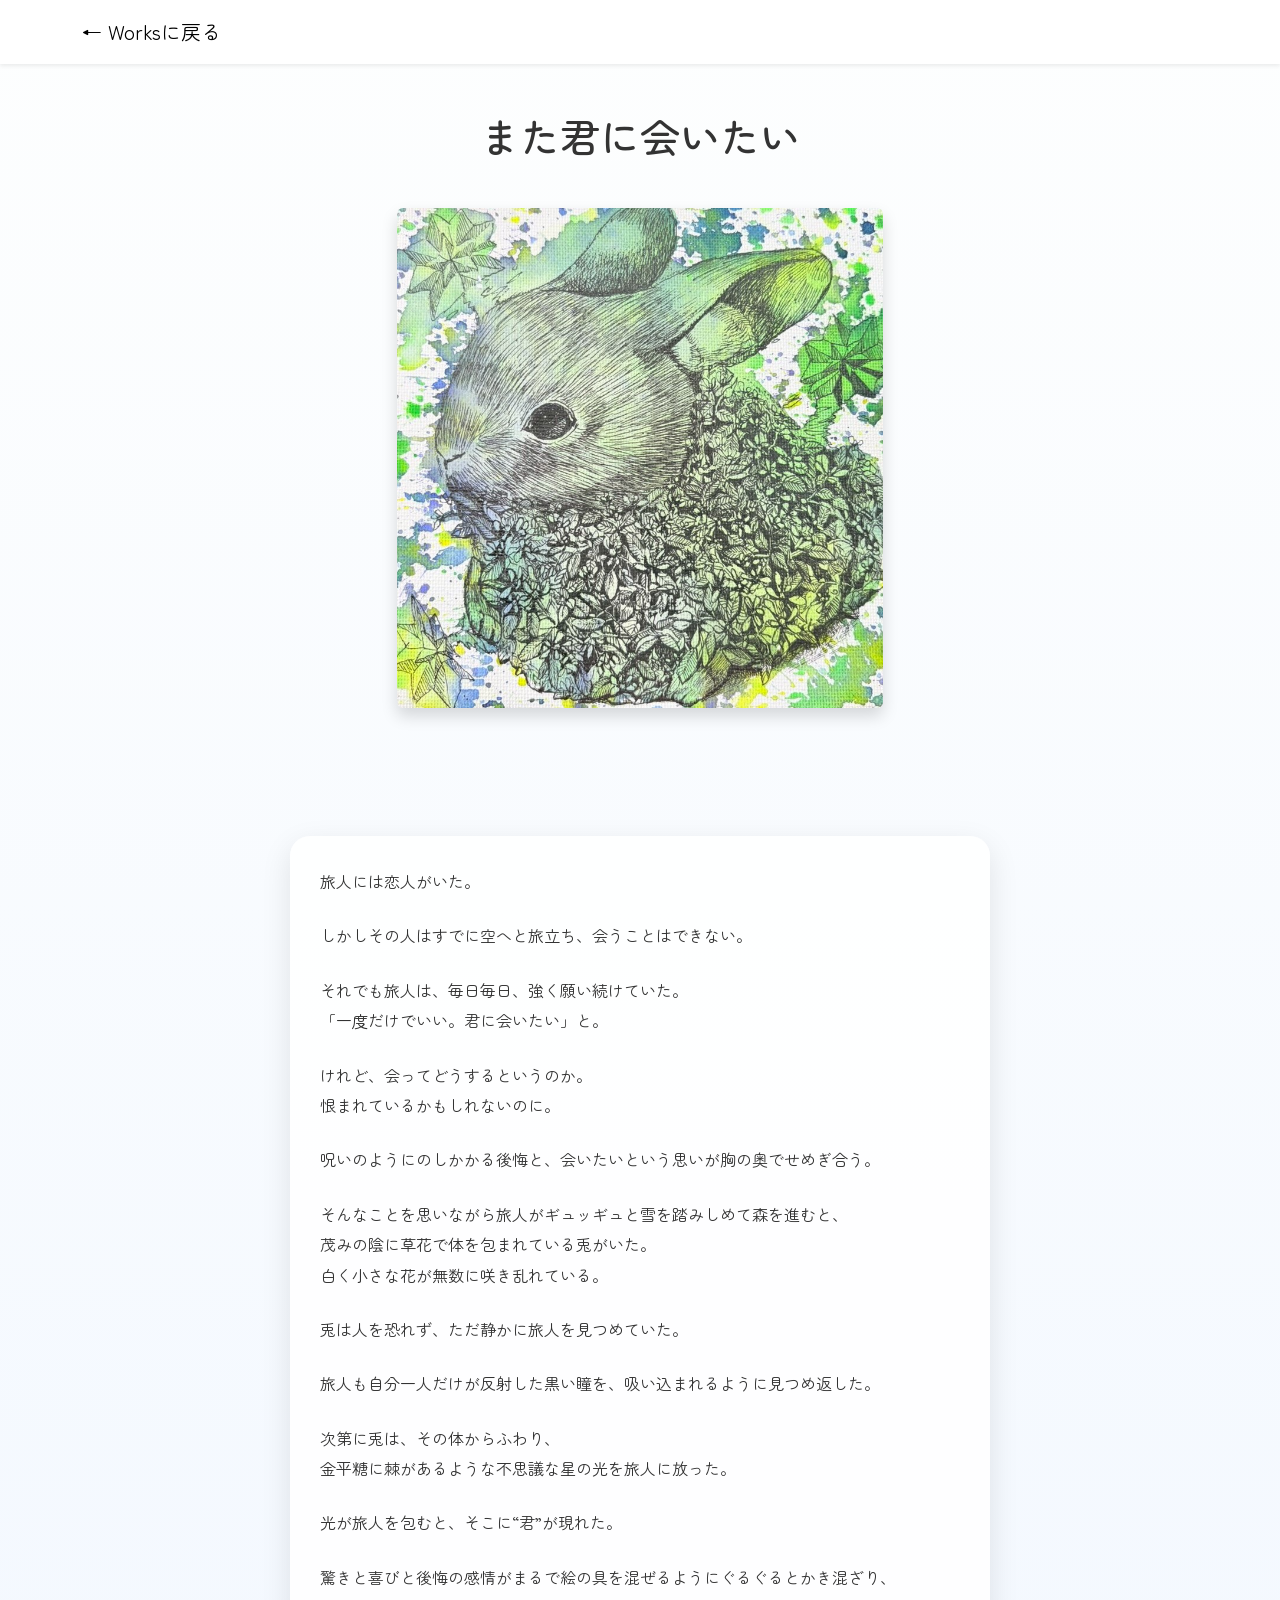
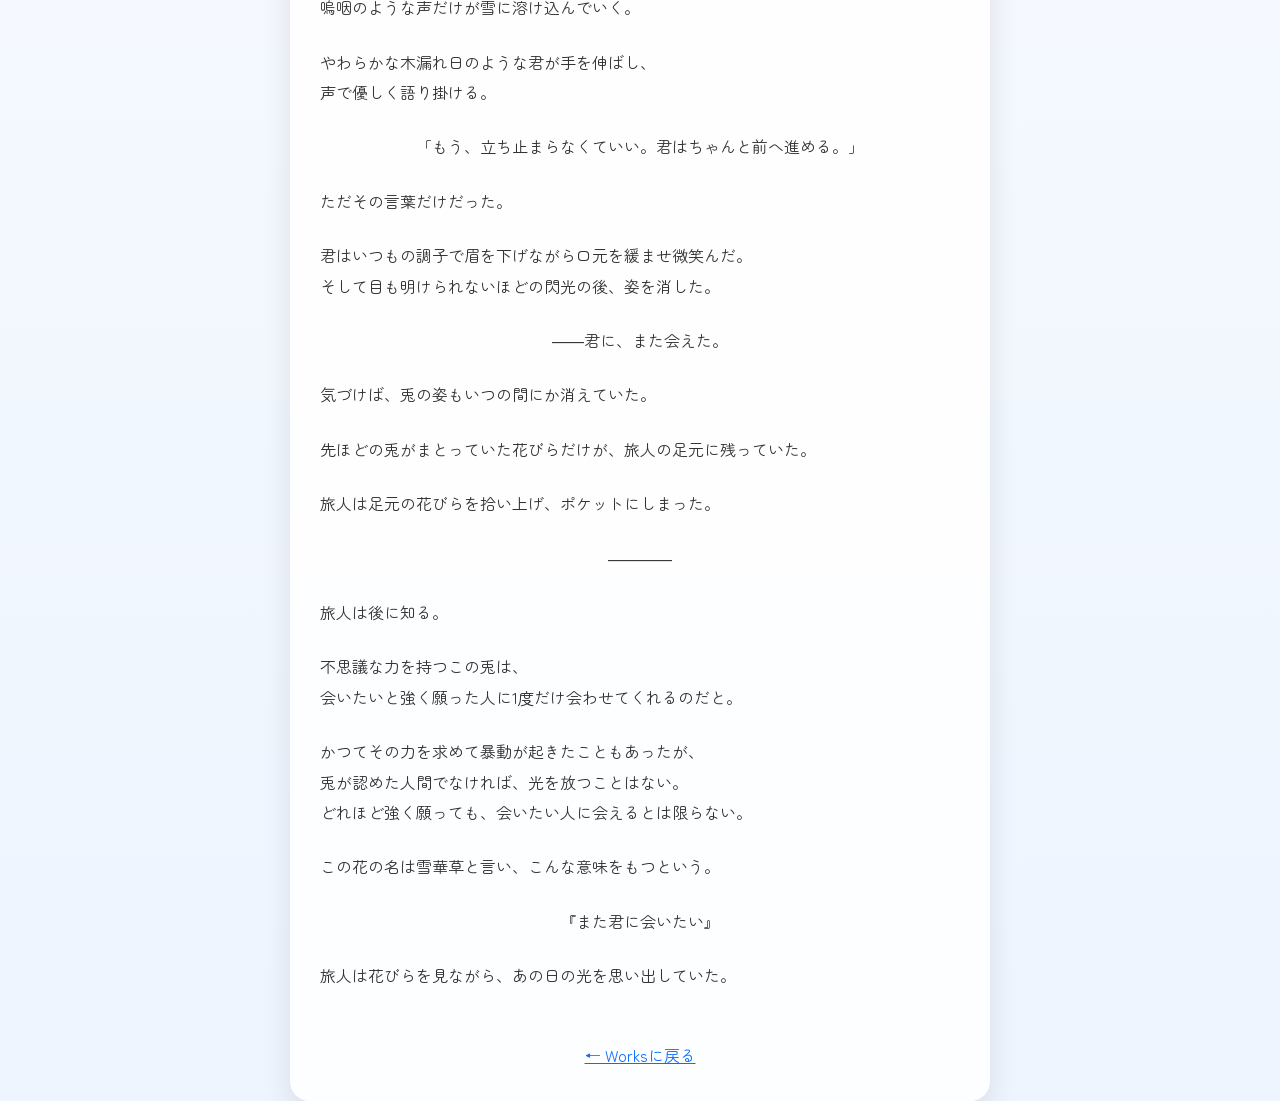
<file: rabit.html>
<!DOCTYPE html>
<html lang="ja">
<head>
  <meta charset="UTF-8">
  <meta name="viewport" content="width=device-width, initial-scale=1">
  <title>また君に会いたい</title>
  <link href="https://cdn.jsdelivr.net/npm/bootstrap@5.3.8/dist/css/bootstrap.min.css" rel="stylesheet">
  <link href="https://fonts.googleapis.com/css2?family=Zen+Maru+Gothic:wght@400;500&display=swap" rel="stylesheet">
  <link href="works-pages.css" rel="stylesheet">
</head>

<body>

<nav class="navbar navbar-light bg-white shadow-sm">
  <div class="container">
    <a href="works.html" class="navbar-brand">← Worksに戻る</a>
  </div>
</nav>

<section class="py-5">
  <div class="container text-center">
    <h1 class="mb-5">また君に会いたい</h1>
    <img src="image/rabit.jpg" class="img-fluid rounded shadow main-img">
  </div>
</section>

<!-- 物語 -->
<div class="story-box">

  <p>旅人には恋人がいた。</p>

  <p>
    しかしその人はすでに空へと旅立ち、会うことはできない。
  </p>

  <p>
    それでも旅人は、毎日毎日、強く願い続けていた。<br>
    「一度だけでいい。君に会いたい」と。
  </p>

  <p>
    けれど、会ってどうするというのか。<br>
    恨まれているかもしれないのに。
  </p>

  <p>
    呪いのようにのしかかる後悔と、会いたいという思いが胸の奥でせめぎ合う。
  </p>

  <p>
    そんなことを思いながら旅人がギュッギュと雪を踏みしめて森を進むと、<br>
    茂みの陰に草花で体を包まれている兎がいた。<br>
    白く小さな花が無数に咲き乱れている。
  </p>

  <p>
    兎は人を恐れず、ただ静かに旅人を見つめていた。
  </p>

  <p>
    旅人も自分一人だけが反射した黒い瞳を、吸い込まれるように見つめ返した。
  </p>

  <p>
    次第に兎は、その体からふわり、<br>
    金平糖に棘があるような不思議な星の光を旅人に放った。
  </p>

  <p>
    光が旅人を包むと、そこに“君”が現れた。
  </p>

  <p>
    驚きと喜びと後悔の感情がまるで絵の具を混ぜるようにぐるぐるとかき混ざり、<br>
    嗚咽のような声だけが雪に溶け込んでいく。
  </p>

  <p>
    やわらかな木漏れ日のような君が手を伸ばし、<br>
    声で優しく語り掛ける。
  </p>

  <p class="center">
    「もう、立ち止まらなくていい。君はちゃんと前へ進める。」
  </p>

  <p>
    ただその言葉だけだった。
  </p>

  <p>
    君はいつもの調子で眉を下げながら口元を緩ませ微笑んだ。<br>
    そして目も明けられないほどの閃光の後、姿を消した。
  </p>

  <p class="center">――君に、また会えた。</p>

  <p>
    気づけば、兎の姿もいつの間にか消えていた。
  </p>

  <p>
    先ほどの兎がまとっていた花びらだけが、旅人の足元に残っていた。
  </p>

  <p>
    旅人は足元の花びらを拾い上げ、ポケットにしまった。
  </p>

  <p class="center">――――</p>

  <p>
    旅人は後に知る。
  </p>

  <p>
    不思議な力を持つこの兎は、<br>
    会いたいと強く願った人に1度だけ会わせてくれるのだと。
  </p>

  <p>
    かつてその力を求めて暴動が起きたこともあったが、<br>
    兎が認めた人間でなければ、光を放つことはない。<br>
    どれほど強く願っても、会いたい人に会えるとは限らない。
  </p>

  <p>
    この花の名は雪華草と言い、こんな意味をもつという。
  </p>

  <p class="center">『また君に会いたい』</p>

  <p>
    旅人は花びらを見ながら、あの日の光を思い出していた。
  </p>

  <div class="back-btn">
    <a href="works.html">← Worksに戻る</a>
  </div>

</div>

<script src="https://cdn.jsdelivr.net/npm/bootstrap@5.3.8/dist/js/bootstrap.bundle.min.js"></script>

</body>
</html>
</file>
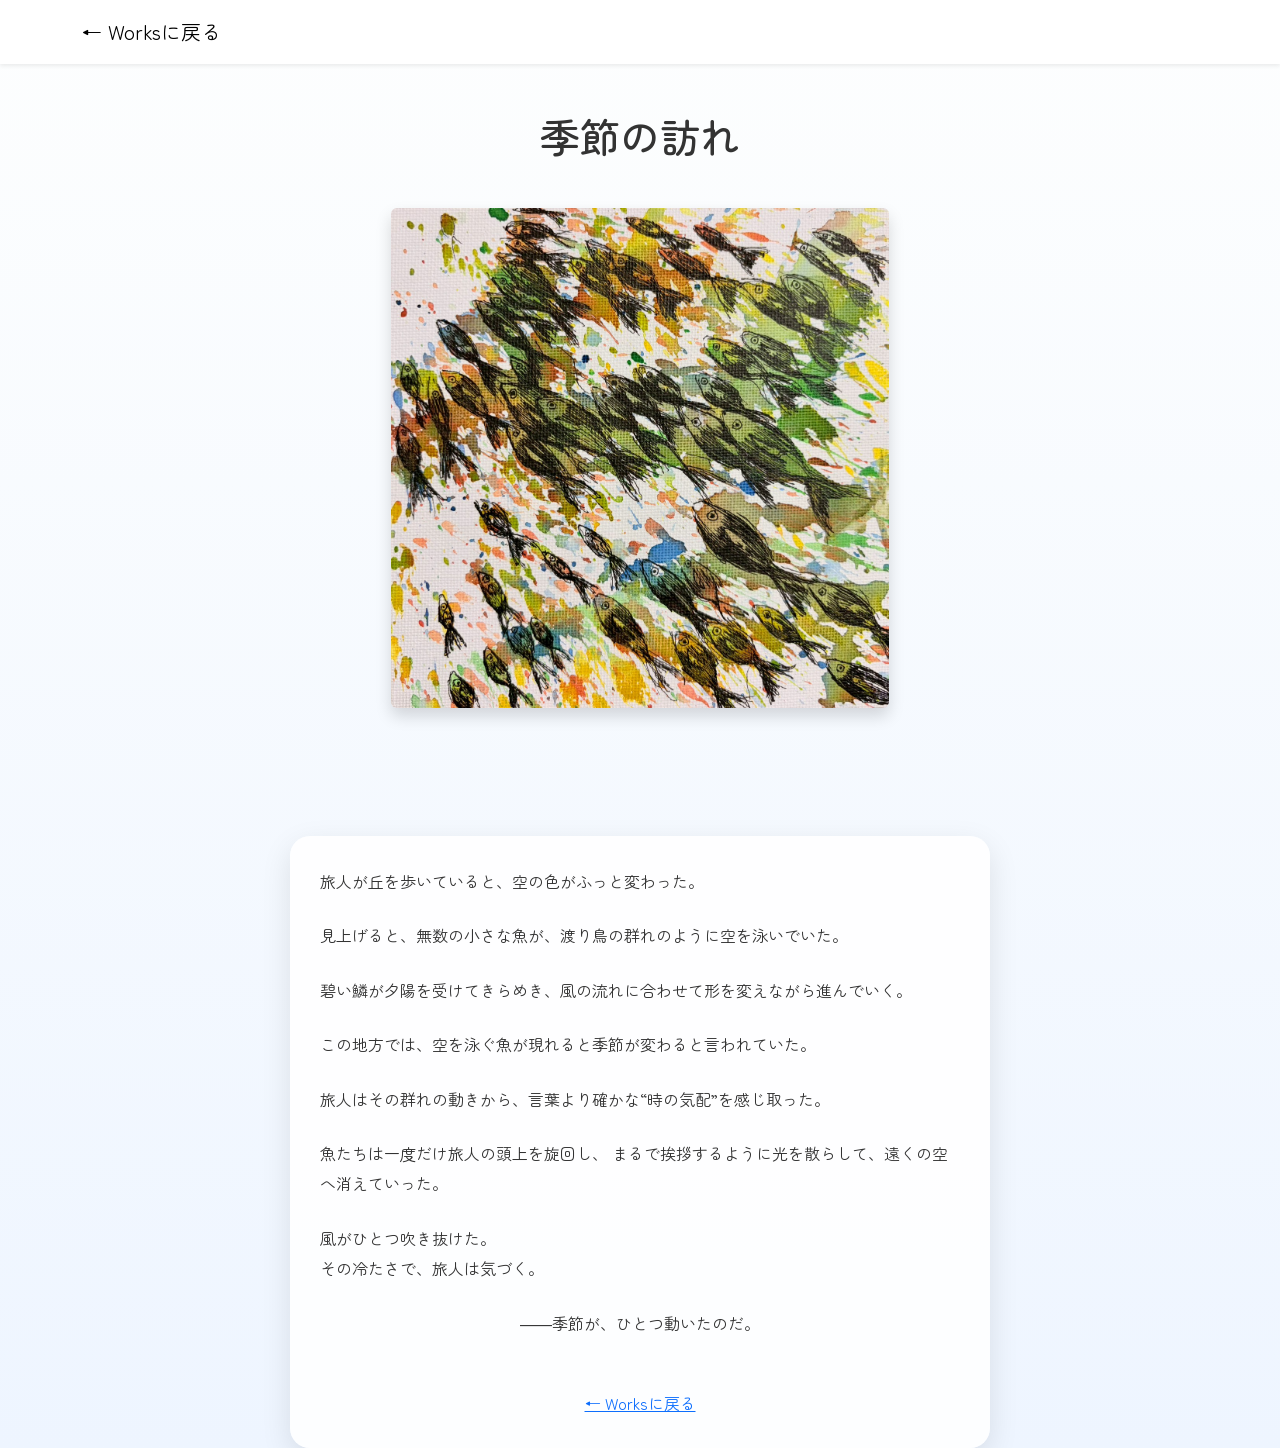
<file: school of fish.html>
<!DOCTYPE html>
<html lang="ja">
<head>
  <meta charset="UTF-8">
  <meta name="viewport" content="width=device-width, initial-scale=1">
  <title>季節の訪れ</title>
  <link href="https://cdn.jsdelivr.net/npm/bootstrap@5.3.8/dist/css/bootstrap.min.css" rel="stylesheet">
  <link href="https://fonts.googleapis.com/css2?family=Zen+Maru+Gothic:wght@400;500&display=swap" rel="stylesheet">
  <link href="works-pages.css" rel="stylesheet">
</head>

<body>

<nav class="navbar navbar-light bg-white shadow-sm">
  <div class="container">
    <a href="works.html" class="navbar-brand">← Worksに戻る</a>
  </div>
</nav>

<section class="py-5">
  <div class="container text-center">
    <h1 class="mb-5">季節の訪れ</h1>
    <img src="image/school of fish.jpg" class="img-fluid rounded shadow main-img">
  </div>
</section>

<!-- 物語 -->
<div class="story-box">

  <p>
    旅人が丘を歩いていると、空の色がふっと変わった。
  </p>

  <p>
    見上げると、無数の小さな魚が、渡り鳥の群れのように空を泳いでいた。
  </p>

  <p>
    碧い鱗が夕陽を受けてきらめき、風の流れに合わせて形を変えながら進んでいく。
  </p>

  <p>
    この地方では、空を泳ぐ魚が現れると季節が変わると言われていた。
  </p>

  <p>
    旅人はその群れの動きから、言葉より確かな“時の気配”を感じ取った。
  </p>

  <p>
    魚たちは一度だけ旅人の頭上を旋回し、
    まるで挨拶するように光を散らして、遠くの空へ消えていった。
  </p>

  <p>
    風がひとつ吹き抜けた。<br>
    その冷たさで、旅人は気づく。
  </p>

  <p class="center">――季節が、ひとつ動いたのだ。</p>

  <div class="back-btn">
    <a href="works.html">← Worksに戻る</a>
  </div>

</div>

<script src="https://cdn.jsdelivr.net/npm/bootstrap@5.3.8/dist/js/bootstrap.bundle.min.js"></script>

</body>
</html>
</file>
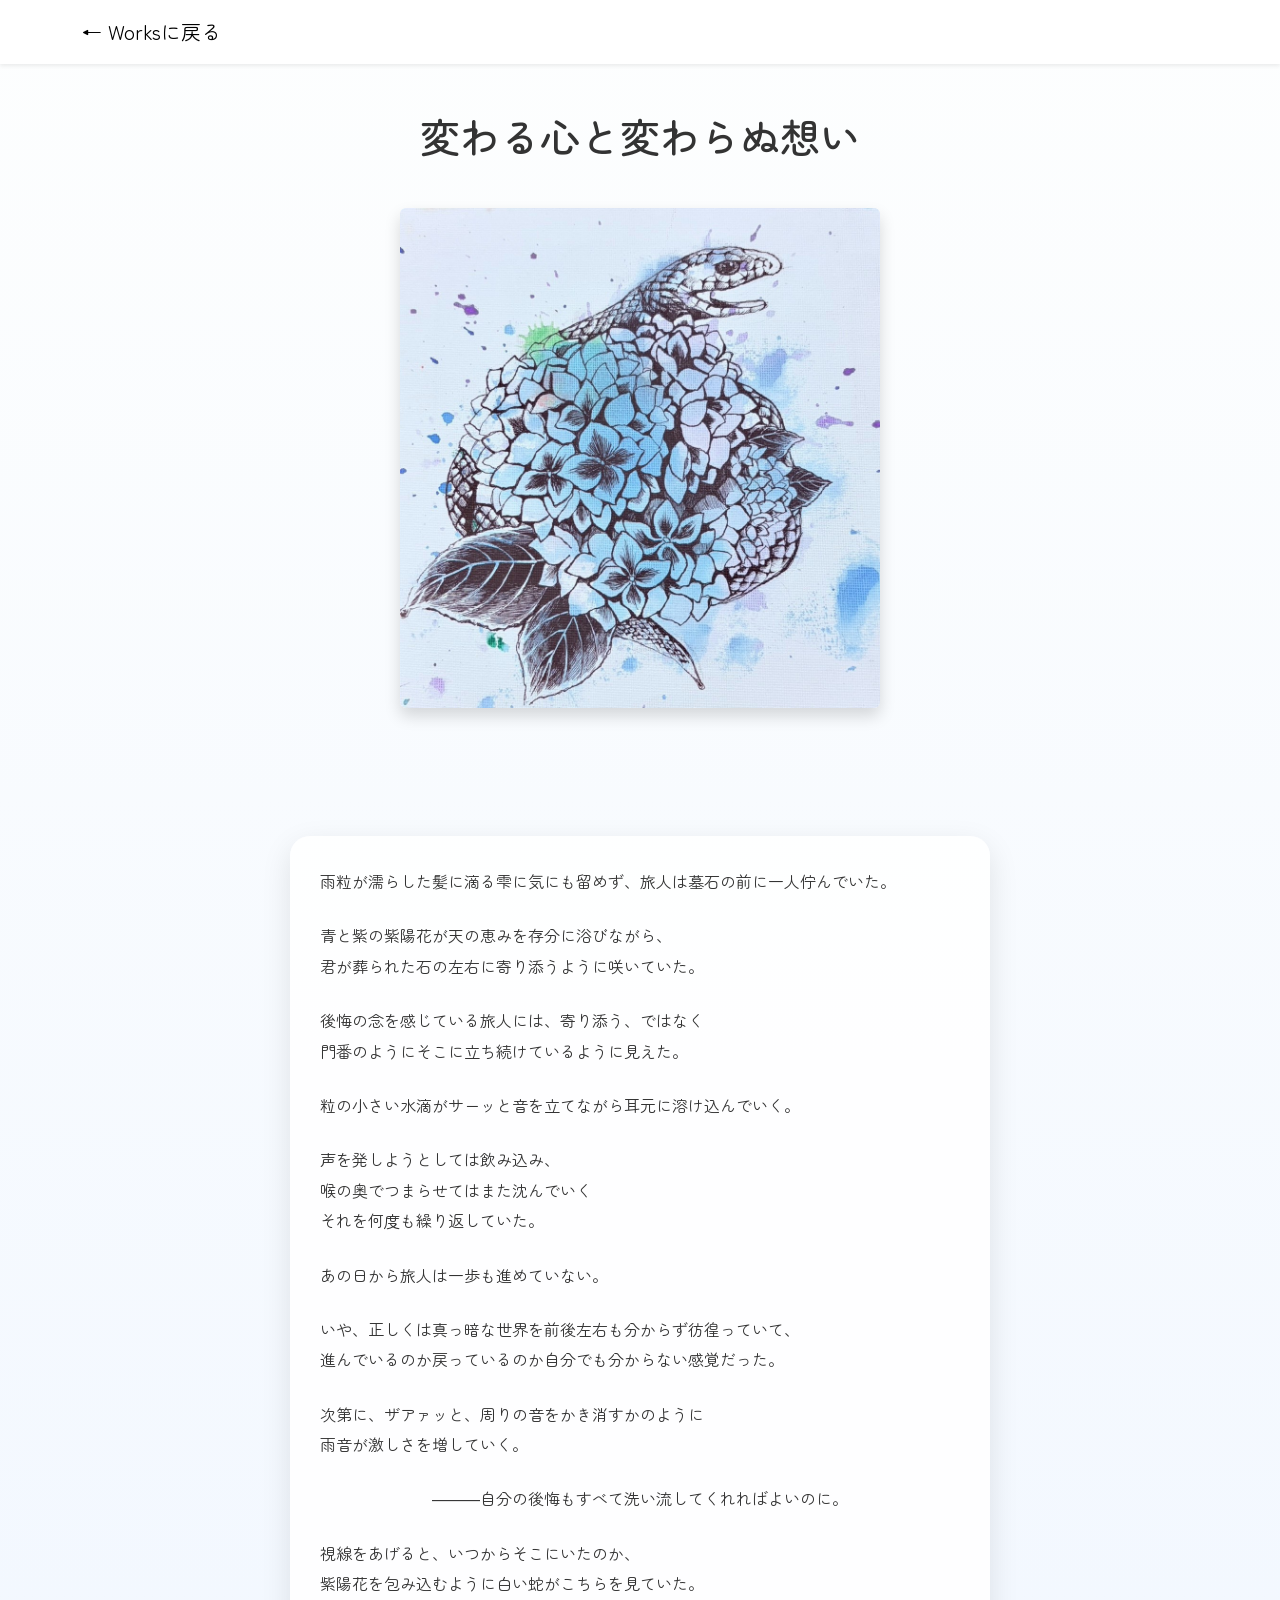
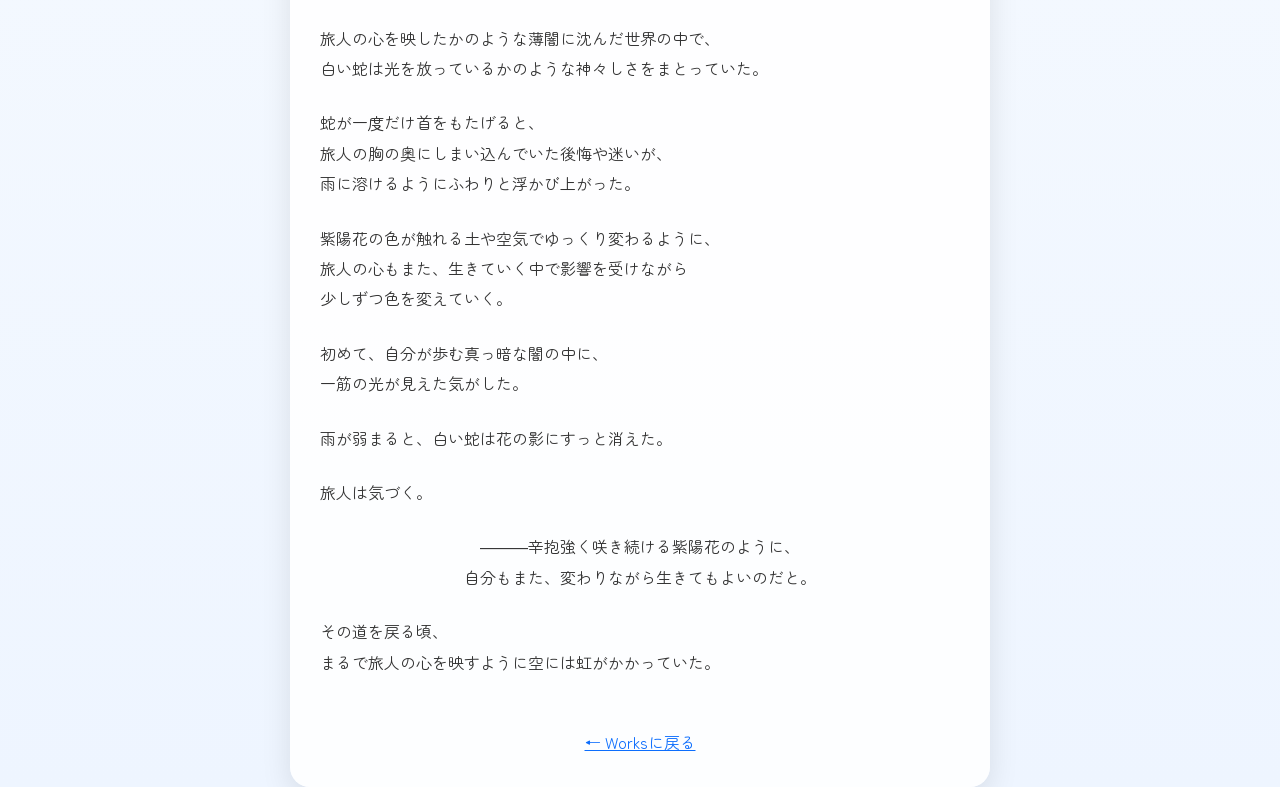
<file: snake.html>
<!DOCTYPE html>
<html lang="ja">
<head>
  <meta charset="UTF-8">
  <meta name="viewport" content="width=device-width, initial-scale=1">
  <title>変わる心と変わらぬ想い</title>
  <link href="https://cdn.jsdelivr.net/npm/bootstrap@5.3.8/dist/css/bootstrap.min.css" rel="stylesheet">
  <link href="https://fonts.googleapis.com/css2?family=Zen+Maru+Gothic:wght@400;500&display=swap" rel="stylesheet">
  <link href="works-pages.css" rel="stylesheet">
</head>

<body>

<nav class="navbar navbar-light bg-white shadow-sm">
  <div class="container">
    <a href="works.html" class="navbar-brand">← Worksに戻る</a>
  </div>
</nav>

<section class="py-5">
  <div class="container text-center">
    <h1 class="mb-5">変わる心と変わらぬ想い</h1>
    <img src="image/snake.jpg" class="img-fluid rounded shadow main-img">
  </div>
</section>

<!-- 物語 -->
<div class="story-box">

  <p>
    雨粒が濡らした髪に滴る雫に気にも留めず、旅人は墓石の前に一人佇んでいた。
  </p>

  <p>
    青と紫の紫陽花が天の恵みを存分に浴びながら、<br>
    君が葬られた石の左右に寄り添うように咲いていた。
  </p>

  <p>
    後悔の念を感じている旅人には、寄り添う、ではなく<br>
    門番のようにそこに立ち続けているように見えた。
  </p>

  <p>
    粒の小さい水滴がサーッと音を立てながら耳元に溶け込んでいく。
  </p>

  <p>
    声を発しようとしては飲み込み、<br>
    喉の奥でつまらせてはまた沈んでいく<br>
    それを何度も繰り返していた。
  </p>

  <p>
    あの日から旅人は一歩も進めていない。
  </p>

  <p>
    いや、正しくは真っ暗な世界を前後左右も分からず彷徨っていて、<br>
    進んでいるのか戻っているのか自分でも分からない感覚だった。
  </p>

  <p>
    次第に、ザアァッと、周りの音をかき消すかのように<br>
    雨音が激しさを増していく。
  </p>

  <p class="center">
    ―――自分の後悔もすべて洗い流してくれればよいのに。
  </p>

  <p>
    視線をあげると、いつからそこにいたのか、<br>
    紫陽花を包み込むように白い蛇がこちらを見ていた。
  </p>

  <p>
    旅人の心を映したかのような薄闇に沈んだ世界の中で、<br>
    白い蛇は光を放っているかのような神々しさをまとっていた。
  </p>

  <p>
    蛇が一度だけ首をもたげると、<br>
    旅人の胸の奥にしまい込んでいた後悔や迷いが、<br>
    雨に溶けるようにふわりと浮かび上がった。
  </p>

  <p>
    紫陽花の色が触れる土や空気でゆっくり変わるように、<br>
    旅人の心もまた、生きていく中で影響を受けながら<br>
    少しずつ色を変えていく。
  </p>

  <p>
    初めて、自分が歩む真っ暗な闇の中に、<br>
    一筋の光が見えた気がした。
  </p>

  <p>
    雨が弱まると、白い蛇は花の影にすっと消えた。
  </p>

  <p>
    旅人は気づく。
  </p>

  <p class="center">
    ―――辛抱強く咲き続ける紫陽花のように、<br>
    自分もまた、変わりながら生きてもよいのだと。
  </p>

  <p>
    その道を戻る頃、<br>
    まるで旅人の心を映すように空には虹がかかっていた。
  </p>

  <div class="back-btn">
    <a href="works.html">← Worksに戻る</a>
  </div>

</div>

<script src="https://cdn.jsdelivr.net/npm/bootstrap@5.3.8/dist/js/bootstrap.bundle.min.js"></script>

</body>
</html>
</file>
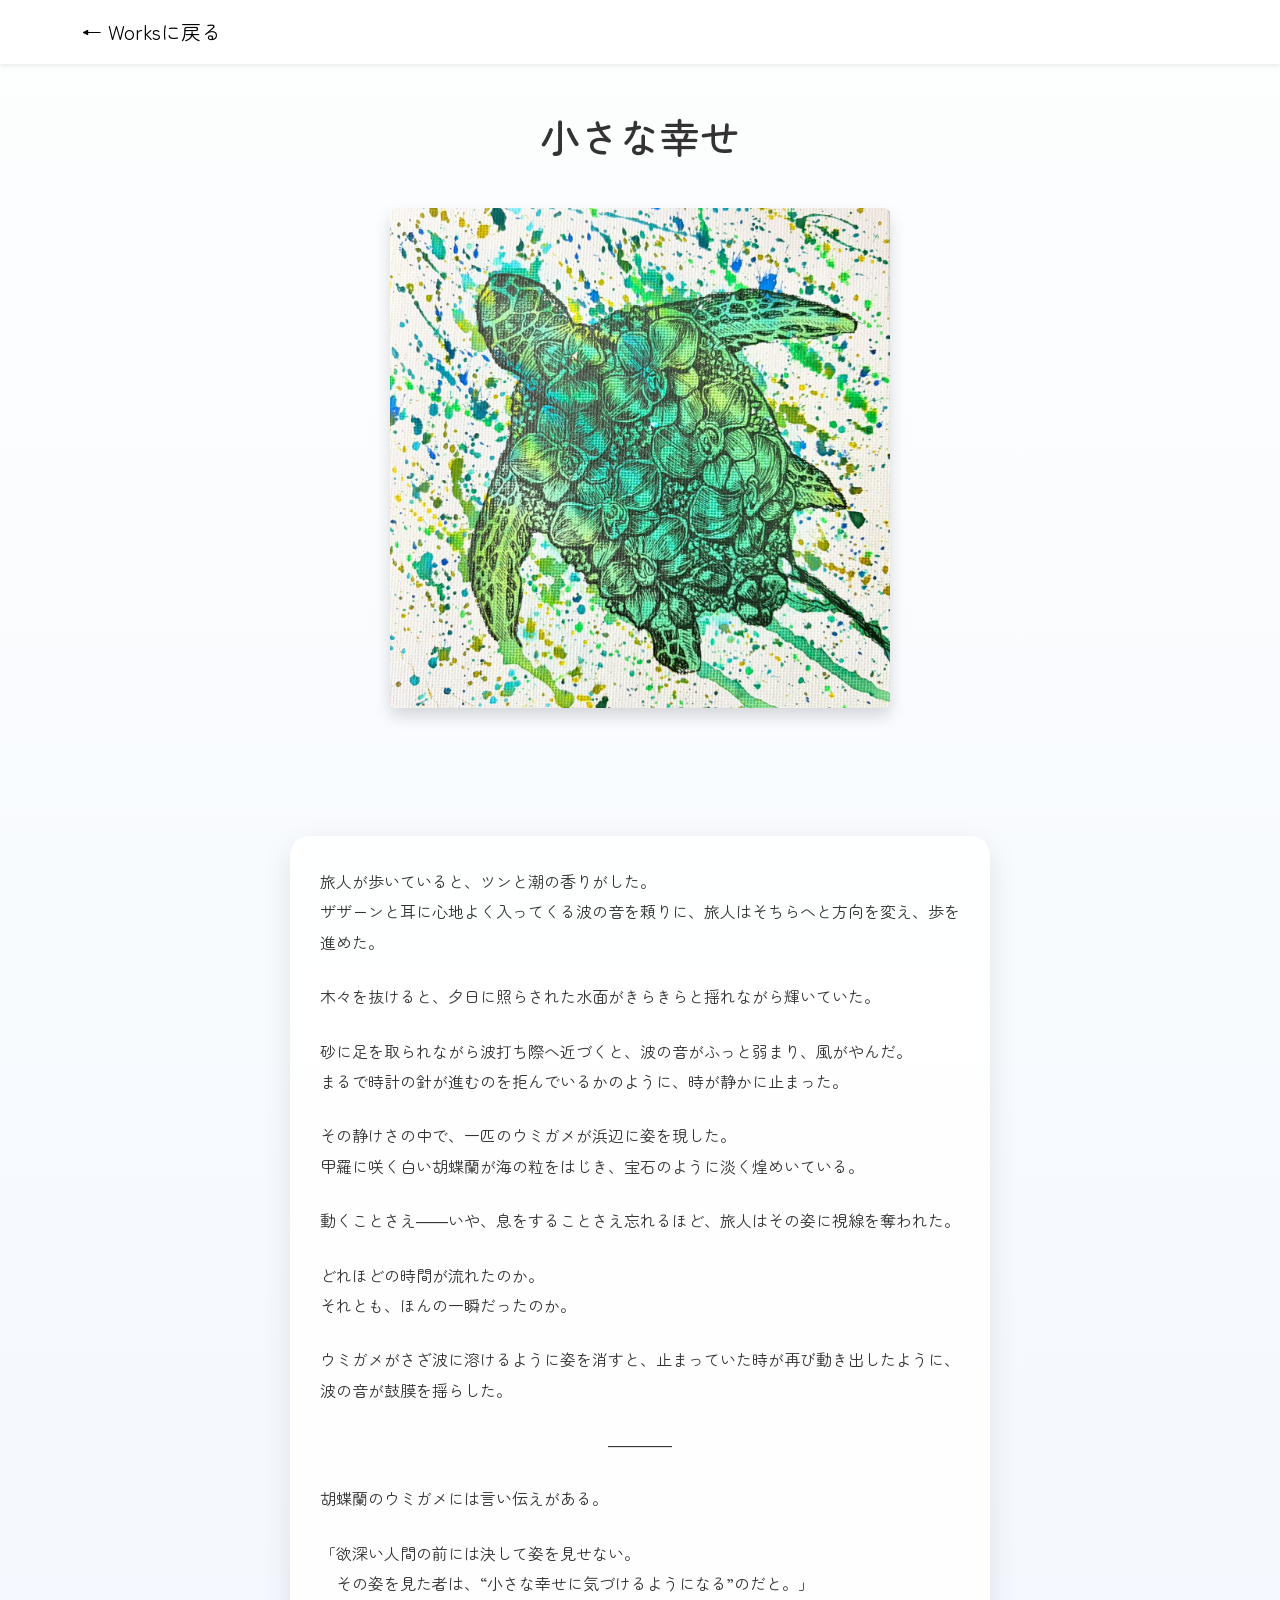
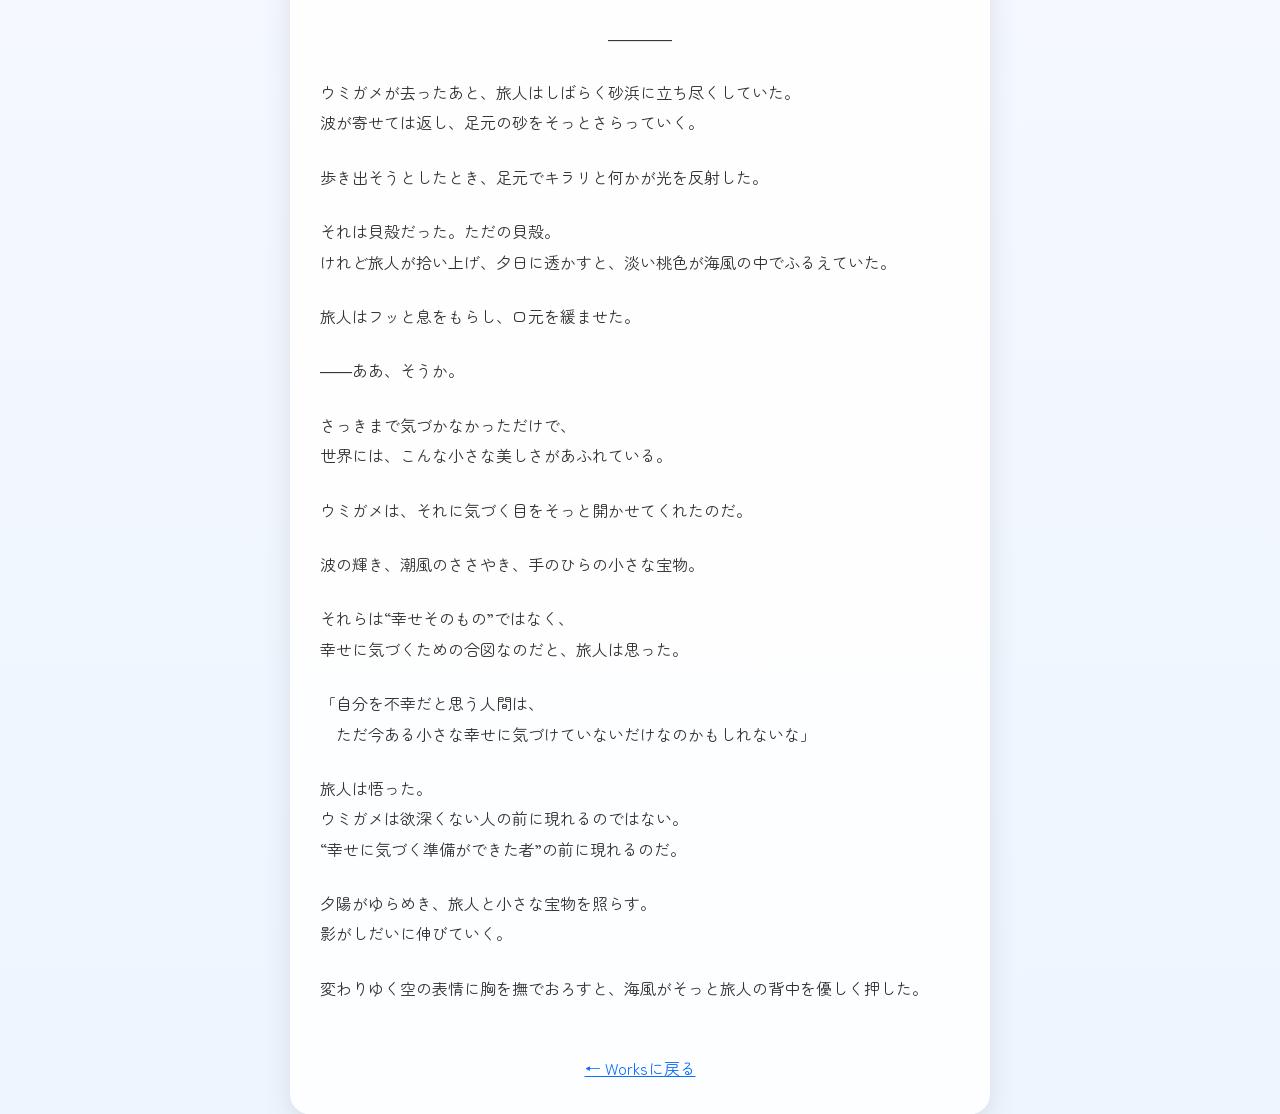
<file: turtle.html>
<!DOCTYPE html>
<html lang="ja">
<head>
  <meta charset="UTF-8">
  <meta name="viewport" content="width=device-width, initial-scale=1">
  <title>小さな幸せ</title>

  <link href="https://cdn.jsdelivr.net/npm/bootstrap@5.3.8/dist/css/bootstrap.min.css" rel="stylesheet">
  <link href="https://fonts.googleapis.com/css2?family=Zen+Maru+Gothic:wght@400;500&display=swap" rel="stylesheet">
  <link href="works-pages.css" rel="stylesheet">
</head>

<body>

<nav class="navbar navbar-light bg-white shadow-sm">
  <div class="container">
    <a href="works.html" class="navbar-brand">← Worksに戻る</a>
  </div>
</nav>

<section class="py-5">
  <div class="container text-center">

    <h1 class="mb-5">小さな幸せ</h1>

    <img src="image/turtle.jpg" class="img-fluid rounded shadow main-img">

  </div>
</section>

<!-- 物語 -->
<div class="story-box">

  <p>旅人が歩いていると、ツンと潮の香りがした。<br>
  ザザーンと耳に心地よく入ってくる波の音を頼りに、旅人はそちらへと方向を変え、歩を進めた。</p>

  <p>木々を抜けると、夕日に照らされた水面がきらきらと揺れながら輝いていた。</p>

  <p>砂に足を取られながら波打ち際へ近づくと、波の音がふっと弱まり、風がやんだ。<br>
  まるで時計の針が進むのを拒んでいるかのように、時が静かに止まった。</p>

  <p>その静けさの中で、一匹のウミガメが浜辺に姿を現した。<br>
  甲羅に咲く白い胡蝶蘭が海の粒をはじき、宝石のように淡く煌めいている。</p>

  <p>動くことさえ――いや、息をすることさえ忘れるほど、旅人はその姿に視線を奪われた。</p>

  <p>どれほどの時間が流れたのか。<br>
  それとも、ほんの一瞬だったのか。</p>

  <p>ウミガメがさざ波に溶けるように姿を消すと、止まっていた時が再び動き出したように、波の音が鼓膜を揺らした。</p>

  <p class="center">――――</p>

  <p>胡蝶蘭のウミガメには言い伝えがある。</p>

  <p>「欲深い人間の前には決して姿を見せない。<br>
  　その姿を見た者は、“小さな幸せに気づけるようになる”のだと。」</p>

  <p class="center">――――</p>

  <p>ウミガメが去ったあと、旅人はしばらく砂浜に立ち尽くしていた。<br>
  波が寄せては返し、足元の砂をそっとさらっていく。</p>

  <p>歩き出そうとしたとき、足元でキラリと何かが光を反射した。</p>

  <p>それは貝殻だった。ただの貝殻。<br>
  けれど旅人が拾い上げ、夕日に透かすと、淡い桃色が海風の中でふるえていた。</p>

  <p>旅人はフッと息をもらし、口元を緩ませた。</p>

  <p>――ああ、そうか。</p>

  <p>さっきまで気づかなかっただけで、<br>
  世界には、こんな小さな美しさがあふれている。</p>

  <p>ウミガメは、それに気づく目をそっと開かせてくれたのだ。</p>

  <p>波の輝き、潮風のささやき、手のひらの小さな宝物。</p>

  <p>それらは“幸せそのもの”ではなく、<br>
  幸せに気づくための合図なのだと、旅人は思った。</p>

  <p>「自分を不幸だと思う人間は、<br>
  　ただ今ある小さな幸せに気づけていないだけなのかもしれないな」</p>

  <p>旅人は悟った。<br>
  ウミガメは欲深くない人の前に現れるのではない。<br>
  “幸せに気づく準備ができた者”の前に現れるのだ。</p>

  <p>夕陽がゆらめき、旅人と小さな宝物を照らす。<br>
  影がしだいに伸びていく。</p>

  <p>変わりゆく空の表情に胸を撫でおろすと、海風がそっと旅人の背中を優しく押した。</p>

  <div class="back-btn">
    <a href="works.html">← Worksに戻る</a>
  </div>

</div>

<script src="https://cdn.jsdelivr.net/npm/bootstrap@5.3.8/dist/js/bootstrap.bundle.min.js"></script>

</body>
</html>
</file>
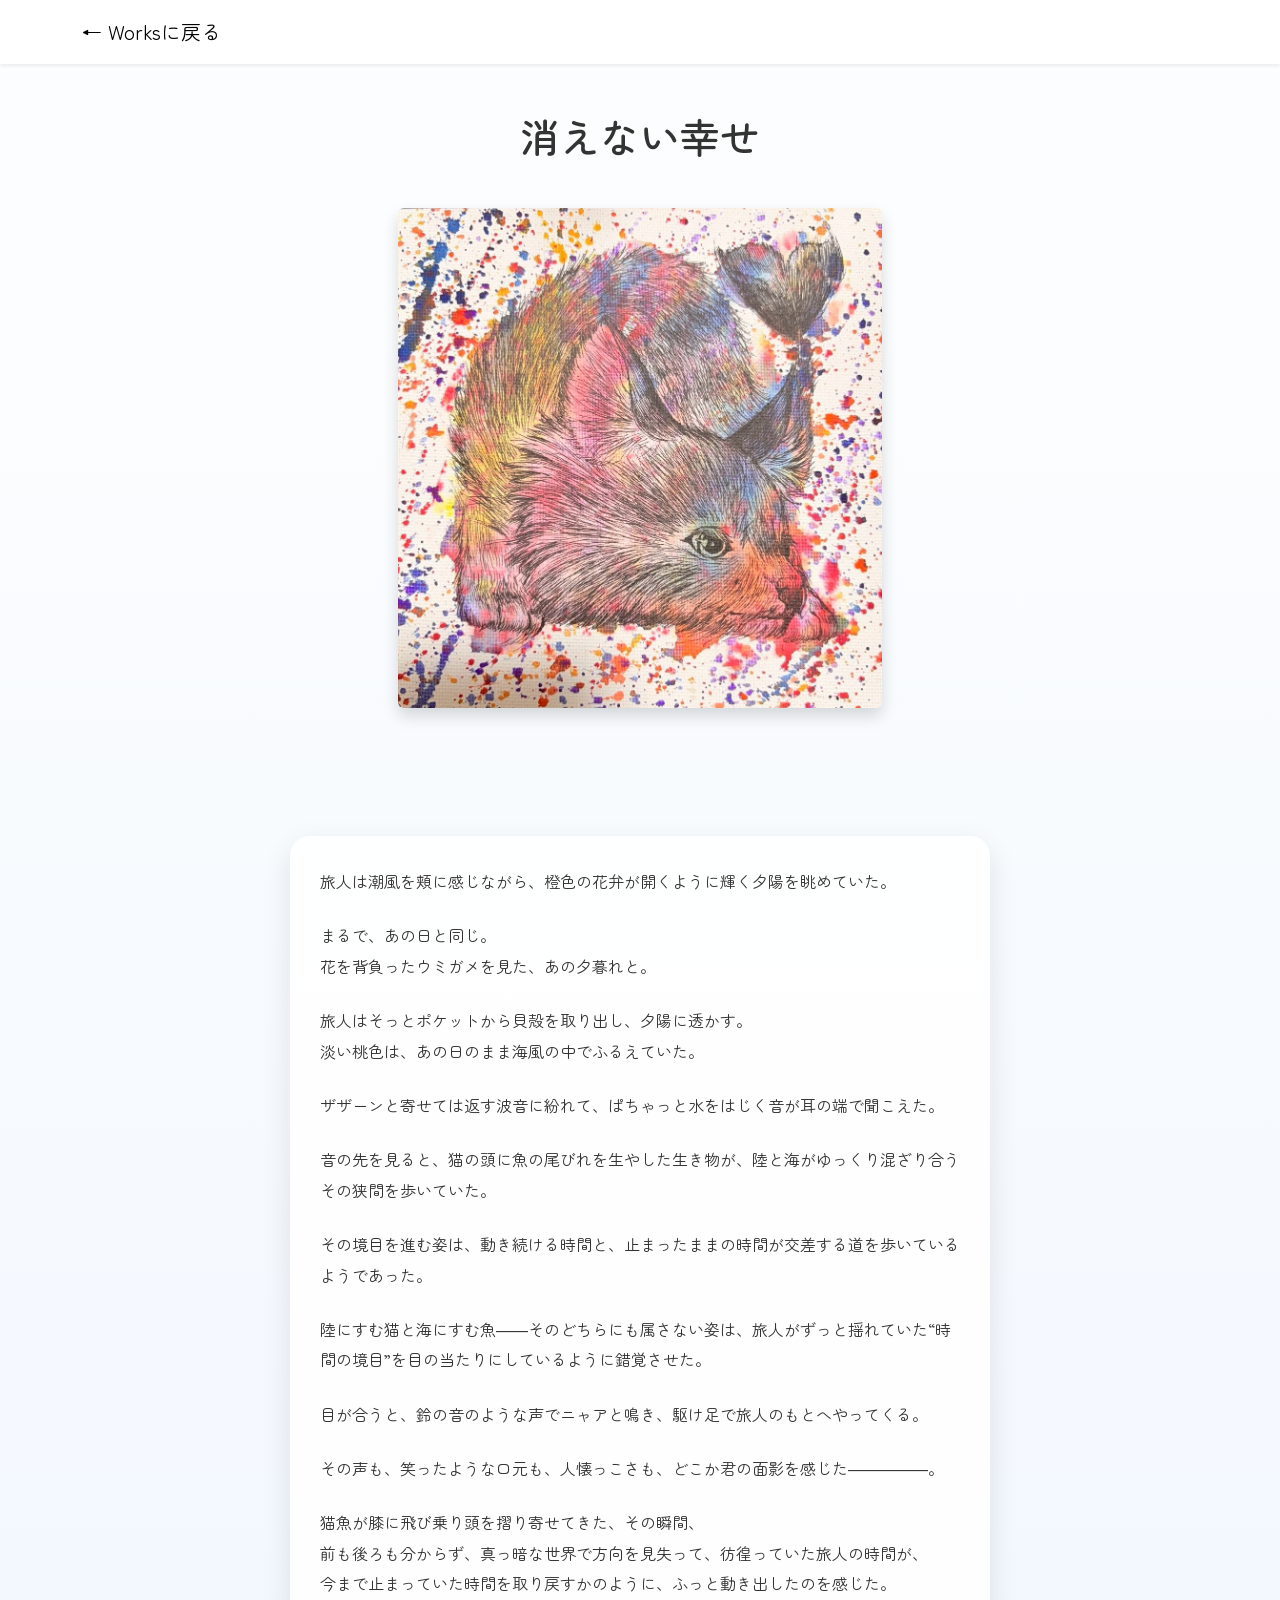
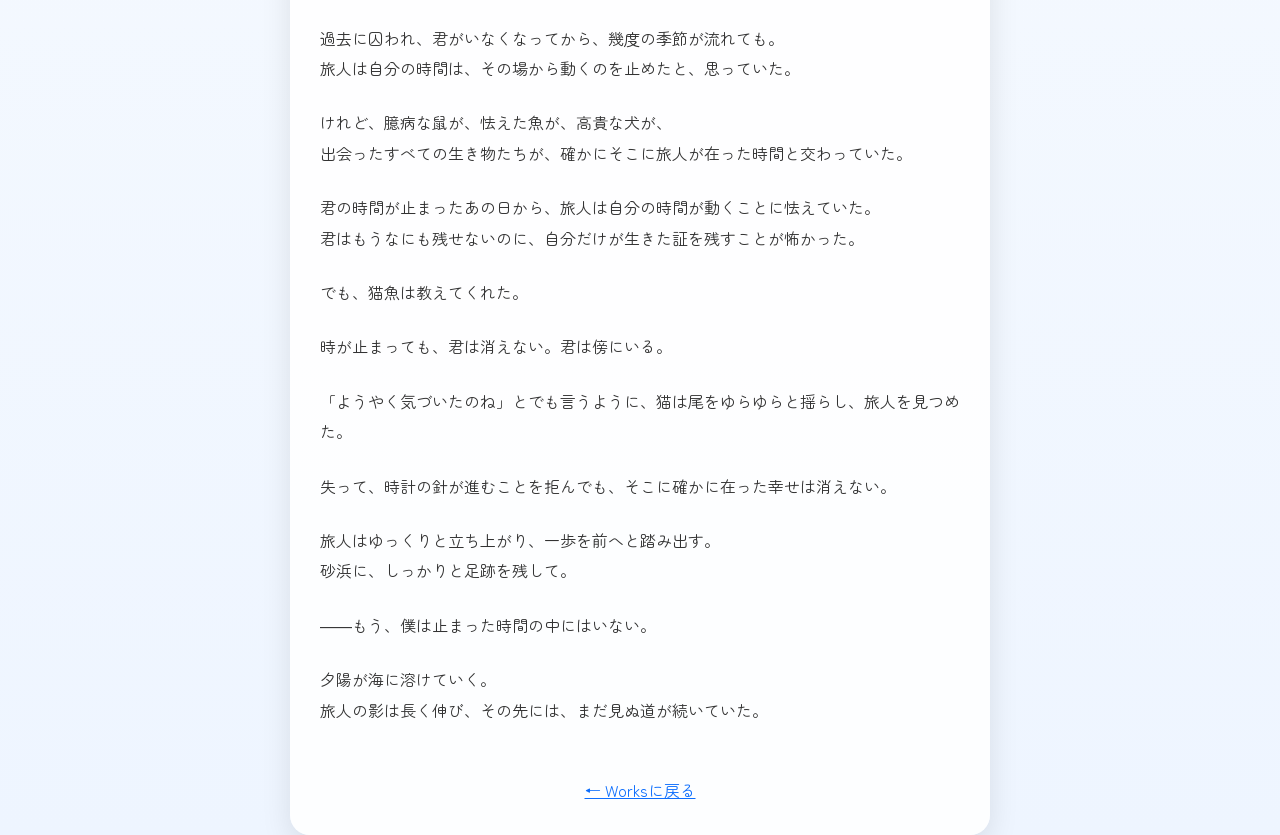
<file: wolf.html>
<!DOCTYPE html>
<html lang="ja">
<head>
  <meta charset="UTF-8">
  <meta name="viewport" content="width=device-width, initial-scale=1">
  <title>消えない幸せ</title>

  <link href="https://cdn.jsdelivr.net/npm/bootstrap@5.3.8/dist/css/bootstrap.min.css" rel="stylesheet">
  <link href="https://fonts.googleapis.com/css2?family=Zen+Maru+Gothic:wght@400;500&display=swap" rel="stylesheet">
  <link href="works-pages.css" rel="stylesheet">
</head>

<body>

<nav class="navbar navbar-light bg-white shadow-sm">
  <div class="container">
    <a href="works.html" class="navbar-brand">← Worksに戻る</a>
  </div>
</nav>

<section class="py-5">
  <div class="container text-center">
    <h1 class="mb-5">消えない幸せ</h1>
    <img src="image/dog.jpg" class="img-fluid rounded shadow main-img">
  </div>
</section>

<!-- 物語 -->
<div class="story-box">

  <p>旅人は潮風を頬に感じながら、橙色の花弁が開くように輝く夕陽を眺めていた。</p>

  <p>まるで、あの日と同じ。<br>
  花を背負ったウミガメを見た、あの夕暮れと。</p>

  <p>旅人はそっとポケットから貝殻を取り出し、夕陽に透かす。<br>
  淡い桃色は、あの日のまま海風の中でふるえていた。</p>

  <p>ザザーンと寄せては返す波音に紛れて、ぱちゃっと水をはじく音が耳の端で聞こえた。</p>

  <p>音の先を見ると、猫の頭に魚の尾びれを生やした生き物が、陸と海がゆっくり混ざり合うその狭間を歩いていた。</p>

  <p>その境目を進む姿は、動き続ける時間と、止まったままの時間が交差する道を歩いているようであった。</p>

  <p>陸にすむ猫と海にすむ魚――そのどちらにも属さない姿は、旅人がずっと揺れていた“時間の境目”を目の当たりにしているように錯覚させた。</p>

  <p>目が合うと、鈴の音のような声でニャアと鳴き、駆け足で旅人のもとへやってくる。</p>

  <p>その声も、笑ったような口元も、人懐っこさも、どこか君の面影を感じた―――――。</p>

  <p>猫魚が膝に飛び乗り頭を摺り寄せてきた、その瞬間、<br>
  前も後ろも分からず、真っ暗な世界で方向を見失って、彷徨っていた旅人の時間が、<br>
  今まで止まっていた時間を取り戻すかのように、ふっと動き出したのを感じた。</p>

  <p>過去に囚われ、君がいなくなってから、幾度の季節が流れても。<br>
  旅人は自分の時間は、その場から動くのを止めたと、思っていた。</p>

  <p>けれど、臆病な鼠が、怯えた魚が、高貴な犬が、<br>
  出会ったすべての生き物たちが、確かにそこに旅人が在った時間と交わっていた。</p>

  <p>君の時間が止まったあの日から、旅人は自分の時間が動くことに怯えていた。<br>
  君はもうなにも残せないのに、自分だけが生きた証を残すことが怖かった。</p>

  <p>でも、猫魚は教えてくれた。</p>

  <p>時が止まっても、君は消えない。君は傍にいる。</p>

  <p>「ようやく気づいたのね」とでも言うように、猫は尾をゆらゆらと揺らし、旅人を見つめた。</p>

  <p>失って、時計の針が進むことを拒んでも、そこに確かに在った幸せは消えない。</p>

  <p>旅人はゆっくりと立ち上がり、一歩を前へと踏み出す。<br>
  砂浜に、しっかりと足跡を残して。</p>

  <p>――もう、僕は止まった時間の中にはいない。</p>

  <p>夕陽が海に溶けていく。<br>
  旅人の影は長く伸び、その先には、まだ見ぬ道が続いていた。</p>

  <div class="back-btn">
    <a href="works.html">← Worksに戻る</a>
  </div>

</div>

<script src="https://cdn.jsdelivr.net/npm/bootstrap@5.3.8/dist/js/bootstrap.bundle.min.js"></script>

</body>
</html>
</file>
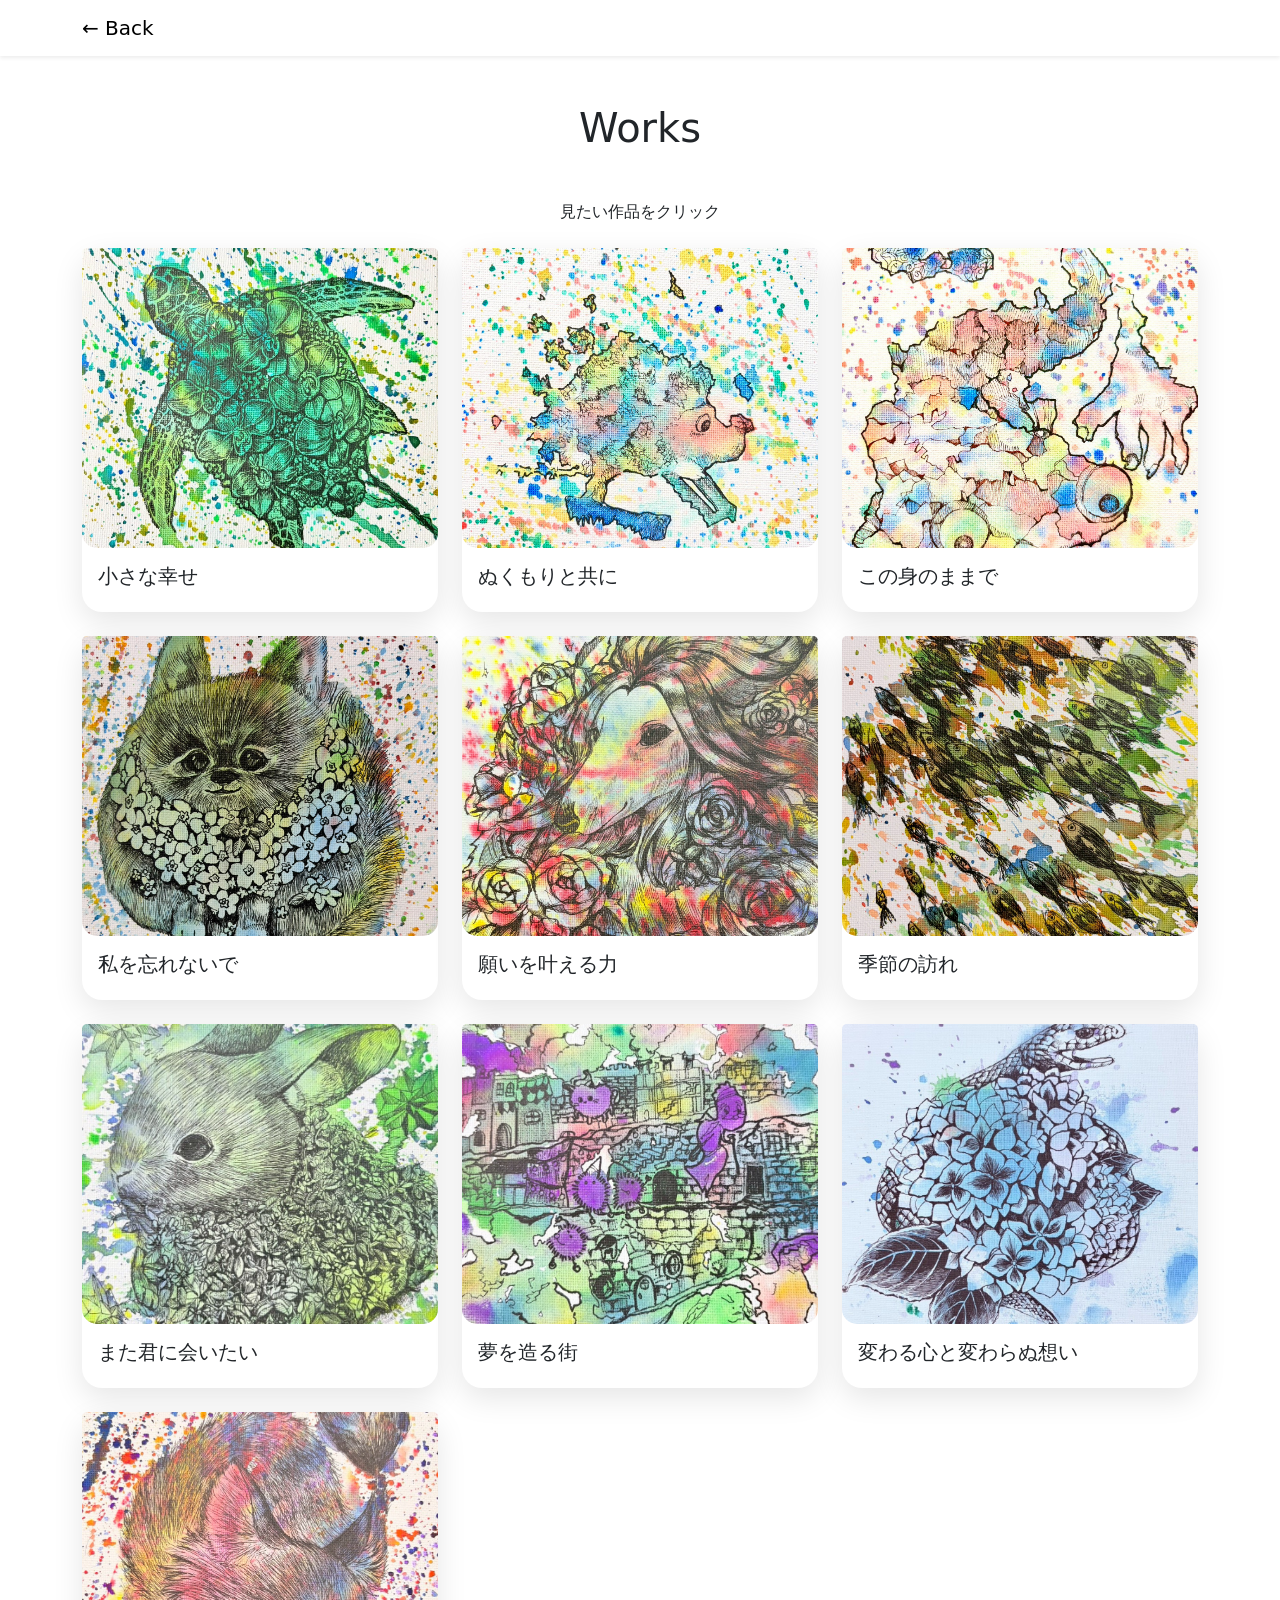
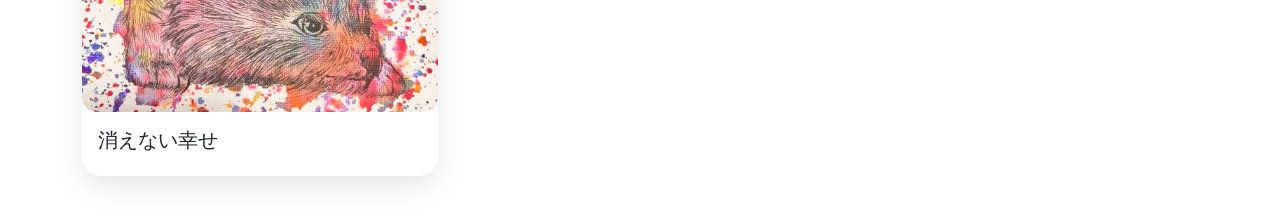
<file: works.html>
<!DOCTYPE html>
<html lang="ja">
<head>
  <meta charset="UTF-8">
  <meta name="viewport" content="width=device-width, initial-scale=1">
  <title>Works</title>

  <link href="https://cdn.jsdelivr.net/npm/bootstrap@5.3.8/dist/css/bootstrap.min.css" rel="stylesheet">
  <link href="humbag.css" rel="stylesheet">
</head>

<body>

<nav class="navbar navbar-light bg-white shadow-sm">
  <div class="container">
    <a href="index.html" class="navbar-brand">← Back</a>
  </div>
</nav>

<section class="py-5">
  <div class="container">

    <h1 class="text-center mb-5">Works</h1>
    <div class="text-center mb-4">見たい作品をクリック</div>

    <div class="row g-4">

      <!-- 作品1 -->
      <div class="col-md-4">
        <div class="card">
          <a href="turtle.html">
          <img src="image/turtle.jpg" class="card-img-top">
          </a>
          <div class="card-body">
            <h5>小さな幸せ</h5>
          </div>
        </div>
      </div>

      <!-- 作品2 -->
      <div class="col-md-4">
        <div class="card">
          <a href="hedgehog.html">
          <img src="image/hedgehog.jpg" class="card-img-top">
          </a>
          <div class="card-body">
            <h5>ぬくもりと共に</h5>
          </div>
        </div>
      </div>

      <!-- 作品3 -->
      <div class="col-md-4">
        <div class="card">
          <a href="fish.html">
          <img src="image/fish.jpg" class="card-img-top">
          </a>
          <div class="card-body">
            <h5>この身のままで</h5>
          </div>
        </div>
      </div>

      <!-- 作品4 -->
      <div class="col-md-4">
        <div class="card">
          <a href="pomeranian.html">
          <img src="image/pomeranian.jpg" class="card-img-top">
          </a>
          <div class="card-body">
            <h5>私を忘れないで</h5>
          </div>
        </div>
      </div>

      <!-- 作品5 -->
      <div class="col-md-4">
        <div class="card">
          <a href="afghanhound.html">
          <img src="image/afghanhound.jpg" class="card-img-top">
          </a>
          <div class="card-body">
            <h5>願いを叶える力</h5>
          </div>
        </div>
      </div>

      <!-- 作品6 -->
      <div class="col-md-4">
        <div class="card">
          <a href="school of fish.html">
          <img src="image/school of fish.jpg" class="card-img-top">
          </a>
          <div class="card-body">
            <h5>季節の訪れ</h5>
          </div>
        </div>
      </div>

       <!-- 作品7 -->
      <div class="col-md-4">
        <div class="card">
          <a href="rabit.html">
          <img src="image/rabit.jpg" class="card-img-top">
          </a>
          <div class="card-body">
            <h5>また君に会いたい</h5>
          </div>
        </div>
      </div>

       <!-- 作品8 -->
      <div class="col-md-4">
        <div class="card">
          <a href="city.html">
          <img src="image/city.jpg" class="card-img-top">
          </a>
          <div class="card-body">
            <h5>夢を造る街</h5>
          </div>
        </div>
      </div>

       <!-- 作品9 -->
      <div class="col-md-4">
        <div class="card">
          <a href="snake.html">
          <img src="image/snake.jpg" class="card-img-top">
          </a>
          <div class="card-body">
            <h5>変わる心と変わらぬ想い</h5>
          </div>
        </div>
      </div>

       <!-- 作品10 -->
      <div class="col-md-4">
        <div class="card">
          <a href="wolf.html">
          <img src="image/dog.jpg" class="card-img-top">
          </a>
          <div class="card-body">
            <h5>消えない幸せ</h5>
          </div>
        </div>
      </div>

    </div>

  </div>
</section>

<script src="https://cdn.jsdelivr.net/npm/bootstrap@5.3.8/dist/js/bootstrap.bundle.min.js"></script>

</body>
</html>
</file>
<file: loading.css>
#loading {
  position: fixed;
  top: 0;
  left: 0;
  width: 100%;
  height: 100%;
  background: #fefefe;
  display: flex;
  justify-content: center;
  align-items: center;
  z-index: 99999;
}

.loader-wrap {
  position: relative;
  width: 200px;
  height: 200px;
}

.loader-img {
  width: 130px;
  height: 130px;
  object-fit: cover;
  border-radius: 50%;
  position: absolute;
  top: 50%;
  left: 50%;
  transform: translate(-50%, -50%);
  box-shadow: 0 10px 30px rgba(0,0,0,0.15);
  animation: rotateReverse 8s linear infinite;
}

.loader-circle {
  width: 100%;
  height: 100%;
  animation: rotateCircle 8s linear infinite;
}

.loader-circle text {
  fill: #08a108;
  font-size: 12px;
  letter-spacing: 2px;
}

@keyframes rotateCircle {
  0% {
    transform: rotate(0deg);
  }
  100% {
    transform: rotate(360deg);
  }
}

@keyframes rotateReverse {
  0% {
    transform: translate(-50%, -50%) rotate(0deg);
  }
  100% {
    transform: translate(-50%, -50%) rotate(-360deg);
  }
}
</file>
<file: main.css>
html {
  scroll-behavior: smooth;
}

body {
  padding-top: 80px;
  background-color: #f8fafc;
}

section {
  font-family: "Edu SA Beginner", sans-serif;
  min-height: 60vh;
  padding: 80px 20px;
  transition: 0.3s;
}

#top {
  min-height: 100vh;
  display: flex;
  align-items: center;
  justify-content: center;
}

#top img {
  max-height: 60vh;   /* ← これが重要 */
  width: auto;
  object-fit: contain;
  border-radius: 20px;
  box-shadow: 0 15px 40px rgba(0,0,0,0.15);
}

/* スマホはそのまま */
@media (max-width: 768px) {
  #top img {
    max-height: none;
    width: 100%;
  }
}

h1 {
  text-align: center;
  font-weight: 600;
  position: relative;
}

h1::after {
  content: "";
  width: 100px;
  height: 3px;
  background: #a5b4fc;
  display: block;
  margin: 10px auto 0;
  border-radius:20px;
}

h3{
  font-weight: bold;
}

.navbar i {
  font-size: 1.1rem;
  color: #a5b4fc;
}

.navbar i:hover {
  color: #818cf8;
}

.nav-icon {
  width: 40px;
  height: 40px;
  object-fit: cover;
  border-radius: 50%;
  border: 2px solid #a5b4fc;
  transition: 0.3s;
}

.nav-icon:hover {
  transform: scale(1.1);
}

.news-list {
  max-width: 700px;
  margin: 0 auto;
}

.news-item {
  padding: 20px 0;
  border-bottom: 1px solid #ddd;
}

.news-item:last-child {
  border-bottom: none;
}

.news-date {
  font-size: 0.85rem;
  color: #999;
  display: block;
  margin-bottom: 5px;
}

.news-item p {
  line-height: 1.8;
}
</file>
<file: humbag.css>
img {
  border-radius: 15px;
}

.carousel-control-prev-icon,
.carousel-control-next-icon {
  background-color: rgba(0,0,0,0.5);
  border-radius: 50%;
  padding: 20px;
  background-size: 50%;
}

.card {
  border: none;
  border-radius: 20px;
  box-shadow: 0 10px 30px rgba(0,0,0,0.1);
}

.card img {
  width: 100%;
  height: 300px;
  object-fit: cover;
}

.card:hover {
  transform: translateY(-5px);
}

.profile-img {
  width: 220px;
  height: 220px;
  object-fit: cover;
  border-radius: 50%;
  border: 5px solid white;
  box-shadow: 0 10px 30px rgba(0,0,0,0.15);
}

.carousel img {
  max-width: 700px;
  max-height: 650px;
  width: 100%;
  height: 100%;
  margin: 0 auto;
}
</file>
<file: backcolor.css>
.section-profile {
  background: #fef9f9;
}

.section-work {
  background: #c5deff;
}

.section-news {
  background: #f9fff8;
}

.section-contact {
  background: #6ceeff;
}

/* スマホ用 */
@media (max-width: 768px) {

  section {
    padding: 60px 15px;
  }

  h1 {
    font-size: 1.5rem;
    text-align: center;
  }

  img {
    width: 100%;
    height: auto;
  }

  .card {
    margin: 0 auto;
  }
}
</file>
<file: banner.css>
.reserve-banner {
  display: block;
  width: 100%;
  background: linear-gradient(135deg, #1e1e1e, #444);
  color: #fff;
  text-decoration: none;
  padding: 40px 20px;
  text-align: center;
  transition: all 0.3s ease;
  background: url("image/school of fish.jpg") center/cover no-repeat;
  position: relative;
}

.reserve-banner:hover {
  transform: scale(1.02);
  opacity: 0.9;
}

.reserve-content h2 {
  font-size: 1.8rem;
  margin-bottom: 10px;
  font-weight: bold;
}

.reserve-content p {
  margin: 0;
  font-size: 1rem;
  opacity: 0.8;
}

.reserve-label {
  display: inline-block;
  background: #ff4d4d;
  color: #fff;
  font-size: 0.8rem;
  padding: 4px 10px;
  border-radius: 20px;
  margin-bottom: 10px;
}

.reserve-banner::before {
  content: "";
  position: absolute;
  inset: 0;
  background: rgba(0,0,0,0.5);
}

.reserve-content {
  position: relative;
  z-index: 1;
}
</file>
<file: works-pages.css>
body {
      font-family: "Zen Maru Gothic", sans-serif;
      background: linear-gradient(to bottom, #fdfefe, #eef5ff);
      color: #333;
      line-height: 1.9;
    }

    .main-img {
      max-height: 500px;
      object-fit: contain;
    }

    .story-box {
      max-width: 700px;
      margin: 80px auto 0;
      padding: 30px;
      background: rgba(255,255,255,0.9);
      border-radius: 20px;
      box-shadow: 0 10px 30px rgba(0,0,0,0.1);
    }

    .story-box p {
      margin-bottom: 1.5em;
    }

    .center {
      text-align: center;
    }

    .back-btn {
      margin-top: 50px;
      text-align: center;
    }

    @media (max-width: 768px) {
      .story-box {
        margin: 40px 15px;
        padding: 20px;
      }
    }
</file>
